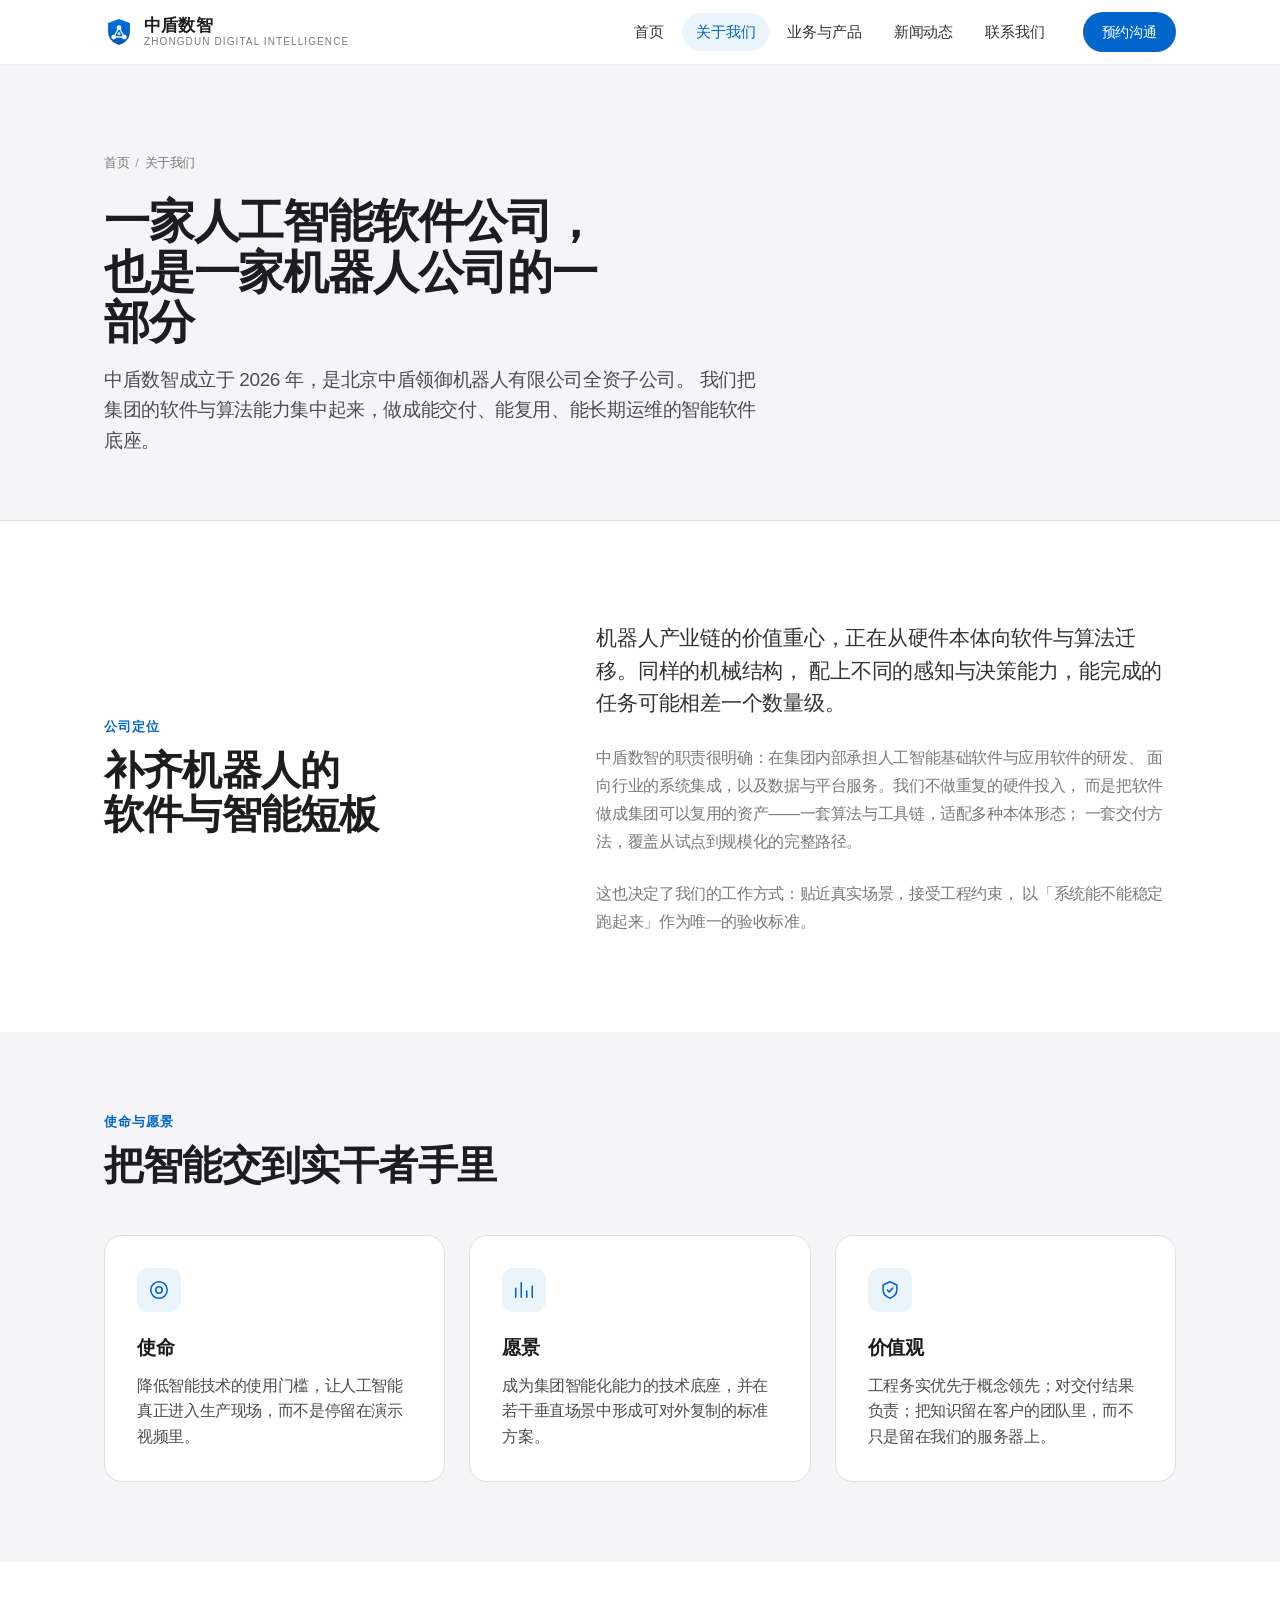
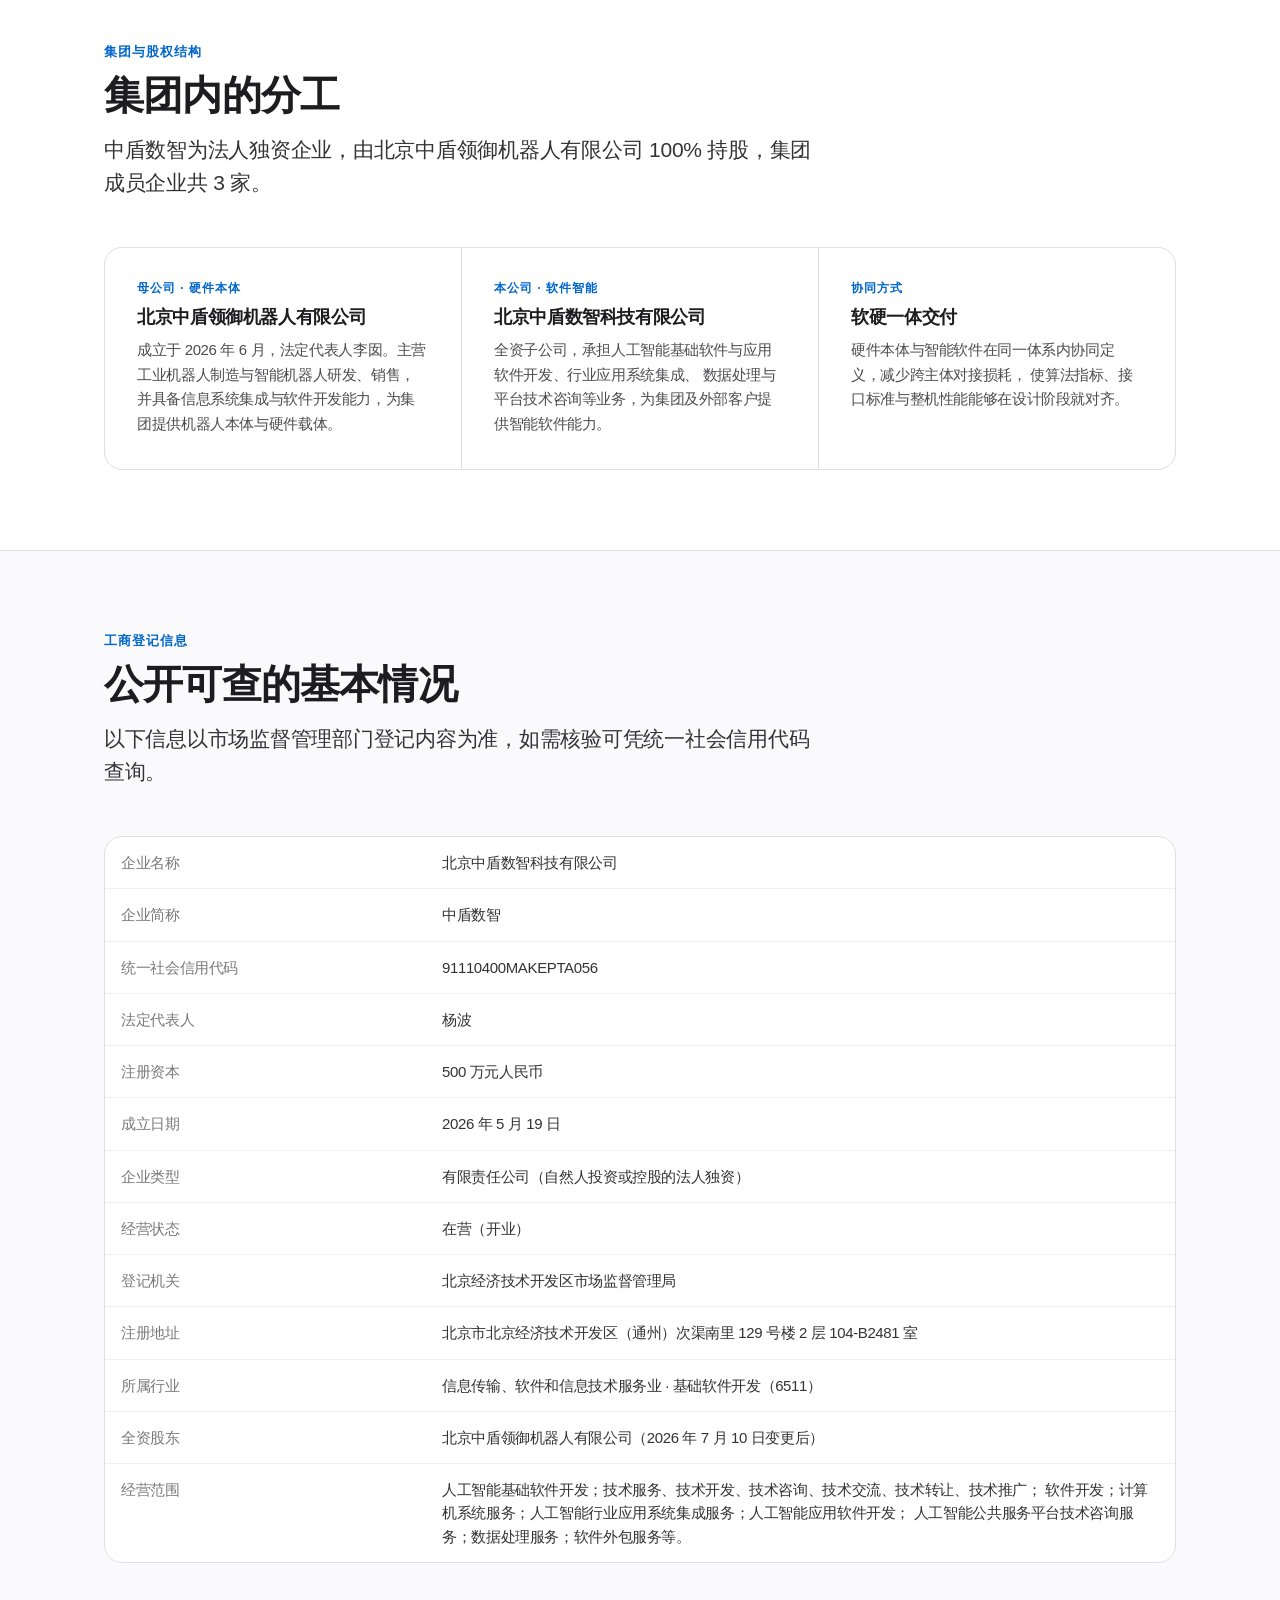
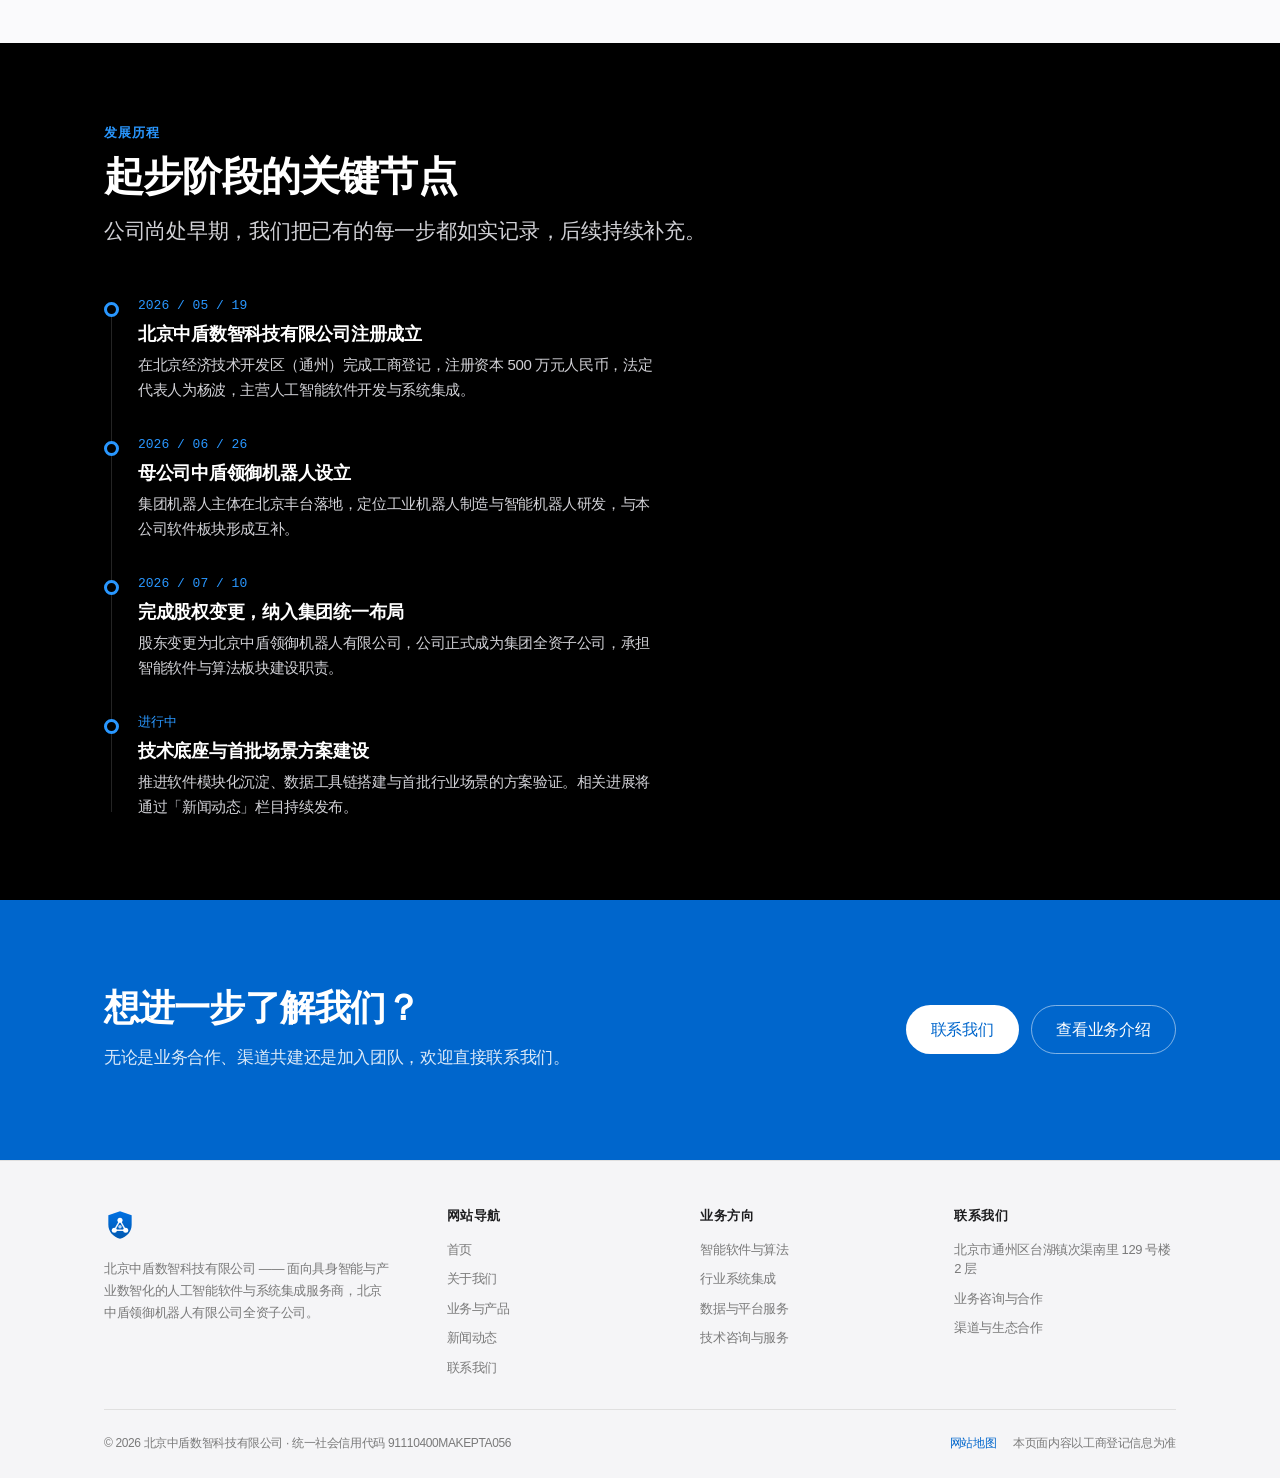
<file: about.html>
<!DOCTYPE html>
<html lang="zh-CN">
<head>
<meta charset="UTF-8">
<meta name="viewport" content="width=device-width, initial-scale=1, viewport-fit=cover">
<title>关于我们｜中盾数智</title>
<meta name="description" content="北京中盾数智科技有限公司成立于 2026 年 5 月，注册资本 500 万元，是北京中盾领御机器人有限公司全资子公司，主营人工智能软件开发、行业应用系统集成与数据服务。">
<meta name="keywords" content="中盾数智,公司简介,股东背景,中盾领御机器人,人工智能软件开发,北京通州">
<meta name="author" content="北京中盾数智科技有限公司">
<meta name="theme-color" content="#f5f5f7">
<meta name="format-detection" content="telephone=no">
<link rel="canonical" href="https://phoenix1983413.github.io/zhongdun-shuzhi/about.html">

<meta property="og:type" content="website">
<meta property="og:site_name" content="中盾数智">
<meta property="og:title" content="关于我们｜中盾数智">
<meta property="og:description" content="成立于 2026 年，中盾领御机器人全资子公司，承担集团人工智能软件与系统集成板块职责。">
<meta property="og:image" content="https://phoenix1983413.github.io/zhongdun-shuzhi/assets/img/og-cover.png">
<meta property="og:locale" content="zh_CN">
<meta name="twitter:card" content="summary_large_image">

<link rel="icon" href="assets/img/favicon-32.png" sizes="32x32">
<link rel="icon" href="assets/img/mark.svg" type="image/svg+xml">
<link rel="apple-touch-icon" href="assets/img/apple-touch-icon.png">
<link rel="stylesheet" href="assets/css/site.css">

<script type="application/ld+json">
{
  "@context": "https://schema.org",
  "@type": "AboutPage",
  "name": "关于我们｜中盾数智",
  "url": "https://phoenix1983413.github.io/zhongdun-shuzhi/about.html",
  "mainEntity": { "@id": "https://phoenix1983413.github.io/zhongdun-shuzhi/#organization" }
}
</script>
</head>
<body>

<a class="skip-link" href="#main">跳到主要内容</a>

<header class="nav">
  <div class="wrap nav__inner">
    <a class="nav__brand" href="index.html" aria-label="中盾数智 首页">
      <img src="assets/img/mark.svg" alt="" width="30" height="30">
      <span class="nav__brand-text">
        <span class="nav__brand-cn">中盾数智</span>
        <span class="nav__brand-en">Zhongdun Digital Intelligence</span>
      </span>
    </a>
    <ul class="nav__links">
      <li><a href="index.html">首页</a></li>
      <li><a href="about.html" aria-current="page">关于我们</a></li>
      <li><a href="business.html">业务与产品</a></li>
      <li><a href="news.html">新闻动态</a></li>
      <li><a href="contact.html">联系我们</a></li>
    </ul>
    <a class="btn btn--primary btn--sm nav__cta" href="contact.html">预约沟通</a>
    <button class="nav__toggle" type="button" aria-expanded="false" aria-controls="navDrawer" aria-label="打开导航菜单"><span></span></button>
  </div>
  <div class="nav__drawer" id="navDrawer">
    <ul>
      <li><a href="index.html">首页</a></li>
      <li><a href="about.html" aria-current="page">关于我们</a></li>
      <li><a href="business.html">业务与产品</a></li>
      <li><a href="news.html">新闻动态</a></li>
      <li><a href="contact.html">联系我们</a></li>
    </ul>
    <a class="btn btn--primary" href="contact.html">预约沟通</a>
  </div>
</header>

<main id="main">

  <section class="page-hero">
    <div class="wrap">
      <nav class="crumbs" aria-label="面包屑导航">
        <ol>
          <li><a href="index.html">首页</a></li>
          <li aria-current="page">关于我们</li>
        </ol>
      </nav>
      <h1 class="mt-lg">一家人工智能软件公司，<br>也是一家机器人公司的一部分</h1>
      <p class="page-hero__sub">
        中盾数智成立于 2026 年，是北京中盾领御机器人有限公司全资子公司。
        我们把集团的软件与算法能力集中起来，做成能交付、能复用、能长期运维的智能软件底座。
      </p>
    </div>
  </section>

  <!-- ==================== 定位 ==================== -->
  <section class="section">
    <div class="wrap">
      <div class="split split--narrow-left">
        <div class="reveal">
          <span class="eyebrow">公司定位</span>
          <h2 class="h-lg">补齐机器人的<br>软件与智能短板</h2>
        </div>
        <div class="reveal">
          <p class="lead">
            机器人产业链的价值重心，正在从硬件本体向软件与算法迁移。同样的机械结构，
            配上不同的感知与决策能力，能完成的任务可能相差一个数量级。
          </p>
          <p class="mt-lg muted" style="font-size:16px;line-height:1.75">
            中盾数智的职责很明确：在集团内部承担人工智能基础软件与应用软件的研发、
            面向行业的系统集成，以及数据与平台服务。我们不做重复的硬件投入，
            而是把软件做成集团可以复用的资产——一套算法与工具链，适配多种本体形态；
            一套交付方法，覆盖从试点到规模化的完整路径。
          </p>
          <p class="mt-lg muted" style="font-size:16px;line-height:1.75">
            这也决定了我们的工作方式：贴近真实场景，接受工程约束，
            以「系统能不能稳定跑起来」作为唯一的验收标准。
          </p>
        </div>
      </div>
    </div>
  </section>

  <!-- ==================== 使命愿景 ==================== -->
  <section class="section section--parchment">
    <div class="wrap">
      <div class="section-head reveal">
        <span class="eyebrow">使命与愿景</span>
        <h2 class="h-lg">把智能交到实干者手里</h2>
      </div>
      <div class="grid grid--3">
        <article class="card reveal">
          <div class="card__icon" aria-hidden="true">
            <svg viewBox="0 0 24 24" fill="none" stroke="currentColor" stroke-width="1.7" stroke-linecap="round" stroke-linejoin="round">
              <circle cx="12" cy="12" r="9"/><circle cx="12" cy="12" r="3.5"/>
            </svg>
          </div>
          <h3 class="h-sm">使命</h3>
          <p>降低智能技术的使用门槛，让人工智能真正进入生产现场，而不是停留在演示视频里。</p>
        </article>
        <article class="card reveal">
          <div class="card__icon" aria-hidden="true">
            <svg viewBox="0 0 24 24" fill="none" stroke="currentColor" stroke-width="1.7" stroke-linecap="round" stroke-linejoin="round">
              <path d="M3 20V10M9 20V4M15 20v-7M21 20V8"/>
            </svg>
          </div>
          <h3 class="h-sm">愿景</h3>
          <p>成为集团智能化能力的技术底座，并在若干垂直场景中形成可对外复制的标准方案。</p>
        </article>
        <article class="card reveal">
          <div class="card__icon" aria-hidden="true">
            <svg viewBox="0 0 24 24" fill="none" stroke="currentColor" stroke-width="1.7" stroke-linecap="round" stroke-linejoin="round">
              <path d="M12 3l7.5 3.5v5c0 4.6-3.1 8.1-7.5 9.5-4.4-1.4-7.5-4.9-7.5-9.5v-5L12 3z"/>
              <path d="M9 12l2 2 4-4"/>
            </svg>
          </div>
          <h3 class="h-sm">价值观</h3>
          <p>工程务实优先于概念领先；对交付结果负责；把知识留在客户的团队里，而不只是留在我们的服务器上。</p>
        </article>
      </div>
    </div>
  </section>

  <!-- ==================== 集团与股权 ==================== -->
  <section class="section">
    <div class="wrap">
      <div class="section-head reveal">
        <span class="eyebrow">集团与股权结构</span>
        <h2 class="h-lg">集团内的分工</h2>
        <p class="lead">中盾数智为法人独资企业，由北京中盾领御机器人有限公司 100% 持股，集团成员企业共 3 家。</p>
      </div>

      <div class="partners reveal">
        <div class="partner">
          <div class="partner__role">母公司 · 硬件本体</div>
          <h3>北京中盾领御机器人有限公司</h3>
          <p>
            成立于 2026 年 6 月，法定代表人李囡。主营工业机器人制造与智能机器人研发、销售，
            并具备信息系统集成与软件开发能力，为集团提供机器人本体与硬件载体。
          </p>
        </div>
        <div class="partner">
          <div class="partner__role">本公司 · 软件智能</div>
          <h3>北京中盾数智科技有限公司</h3>
          <p>
            全资子公司，承担人工智能基础软件与应用软件开发、行业应用系统集成、
            数据处理与平台技术咨询等业务，为集团及外部客户提供智能软件能力。
          </p>
        </div>
        <div class="partner">
          <div class="partner__role">协同方式</div>
          <h3>软硬一体交付</h3>
          <p>
            硬件本体与智能软件在同一体系内协同定义，减少跨主体对接损耗，
            使算法指标、接口标准与整机性能能够在设计阶段就对齐。
          </p>
        </div>
      </div>
    </div>
  </section>

  <!-- ==================== 工商信息 ==================== -->
  <section class="section section--pearl section--hairline-top">
    <div class="wrap">
      <div class="section-head reveal">
        <span class="eyebrow">工商登记信息</span>
        <h2 class="h-lg">公开可查的基本情况</h2>
        <p class="lead">以下信息以市场监督管理部门登记内容为准，如需核验可凭统一社会信用代码查询。</p>
      </div>

      <div class="table-shell reveal">
        <table class="spec-table">
          <caption class="sr-only">北京中盾数智科技有限公司工商登记信息</caption>
          <tbody>
            <tr><th scope="row">企业名称</th><td>北京中盾数智科技有限公司</td></tr>
            <tr><th scope="row">企业简称</th><td>中盾数智</td></tr>
            <tr><th scope="row">统一社会信用代码</th><td>91110400MAKEPTA056</td></tr>
            <tr><th scope="row">法定代表人</th><td>杨波</td></tr>
            <tr><th scope="row">注册资本</th><td>500 万元人民币</td></tr>
            <tr><th scope="row">成立日期</th><td>2026 年 5 月 19 日</td></tr>
            <tr><th scope="row">企业类型</th><td>有限责任公司（自然人投资或控股的法人独资）</td></tr>
            <tr><th scope="row">经营状态</th><td>在营（开业）</td></tr>
            <tr><th scope="row">登记机关</th><td>北京经济技术开发区市场监督管理局</td></tr>
            <tr><th scope="row">注册地址</th><td>北京市北京经济技术开发区（通州）次渠南里 129 号楼 2 层 104-B2481 室</td></tr>
            <tr><th scope="row">所属行业</th><td>信息传输、软件和信息技术服务业 · 基础软件开发（6511）</td></tr>
            <tr><th scope="row">全资股东</th><td>北京中盾领御机器人有限公司（2026 年 7 月 10 日变更后）</td></tr>
            <tr>
              <th scope="row">经营范围</th>
              <td>
                人工智能基础软件开发；技术服务、技术开发、技术咨询、技术交流、技术转让、技术推广；
                软件开发；计算机系统服务；人工智能行业应用系统集成服务；人工智能应用软件开发；
                人工智能公共服务平台技术咨询服务；数据处理服务；软件外包服务等。
              </td>
            </tr>
          </tbody>
        </table>
      </div>
    </div>
  </section>

  <!-- ==================== 发展历程 ==================== -->
  <section class="section section--dark">
    <div class="wrap">
      <div class="section-head reveal">
        <span class="eyebrow">发展历程</span>
        <h2 class="h-lg">起步阶段的关键节点</h2>
        <p class="lead">公司尚处早期，我们把已有的每一步都如实记录，后续持续补充。</p>
      </div>

      <ol class="timeline reveal">
        <li>
          <span class="timeline__date">2026 / 05 / 19</span>
          <div class="timeline__title">北京中盾数智科技有限公司注册成立</div>
          <p>在北京经济技术开发区（通州）完成工商登记，注册资本 500 万元人民币，法定代表人为杨波，主营人工智能软件开发与系统集成。</p>
        </li>
        <li>
          <span class="timeline__date">2026 / 06 / 26</span>
          <div class="timeline__title">母公司中盾领御机器人设立</div>
          <p>集团机器人主体在北京丰台落地，定位工业机器人制造与智能机器人研发，与本公司软件板块形成互补。</p>
        </li>
        <li>
          <span class="timeline__date">2026 / 07 / 10</span>
          <div class="timeline__title">完成股权变更，纳入集团统一布局</div>
          <p>股东变更为北京中盾领御机器人有限公司，公司正式成为集团全资子公司，承担智能软件与算法板块建设职责。</p>
        </li>
        <li>
          <span class="timeline__date">进行中</span>
          <div class="timeline__title">技术底座与首批场景方案建设</div>
          <p>推进软件模块化沉淀、数据工具链搭建与首批行业场景的方案验证。相关进展将通过「新闻动态」栏目持续发布。</p>
        </li>
      </ol>
    </div>
  </section>

  <!-- ==================== 联系入口 ==================== -->
  <section class="cta">
    <div class="wrap cta__inner">
      <div>
        <h2>想进一步了解我们？</h2>
        <p>无论是业务合作、渠道共建还是加入团队，欢迎直接联系我们。</p>
      </div>
      <div class="btn-row" style="margin-top:0">
        <a class="btn btn--primary" href="contact.html">联系我们</a>
        <a class="btn btn--ghost" href="business.html">查看业务介绍</a>
      </div>
    </div>
  </section>

</main>

<footer class="footer">
  <div class="wrap">
    <div class="footer__top">
      <div class="footer__brand">
        <img src="assets/img/mark.svg" alt="中盾数智">
        <p>北京中盾数智科技有限公司 —— 面向具身智能与产业数智化的人工智能软件与系统集成服务商，北京中盾领御机器人有限公司全资子公司。</p>
      </div>
      <div>
        <h4>网站导航</h4>
        <ul>
          <li><a href="index.html">首页</a></li>
          <li><a href="about.html">关于我们</a></li>
          <li><a href="business.html">业务与产品</a></li>
          <li><a href="news.html">新闻动态</a></li>
          <li><a href="contact.html">联系我们</a></li>
        </ul>
      </div>
      <div>
        <h4>业务方向</h4>
        <ul>
          <li><a href="business.html#software">智能软件与算法</a></li>
          <li><a href="business.html#integration">行业系统集成</a></li>
          <li><a href="business.html#data">数据与平台服务</a></li>
          <li><a href="business.html#consulting">技术咨询与服务</a></li>
        </ul>
      </div>
      <div>
        <h4>联系我们</h4>
        <ul>
          <li>北京市通州区台湖镇次渠南里 129 号楼 2 层</li>
          <li><a href="contact.html">业务咨询与合作</a></li>
          <li><a href="contact.html">渠道与生态合作</a></li>
        </ul>
      </div>
    </div>
    <div class="footer__bottom">
      <p>© <span data-year>2026</span> 北京中盾数智科技有限公司 · 统一社会信用代码 91110400MAKEPTA056</p>
      <div class="footer__legal">
        <a href="sitemap.xml">网站地图</a>
        <span>本页面内容以工商登记信息为准</span>
      </div>
    </div>
  </div>
</footer>

<script src="assets/js/site.js" defer></script>
</body>
</html>
</file>
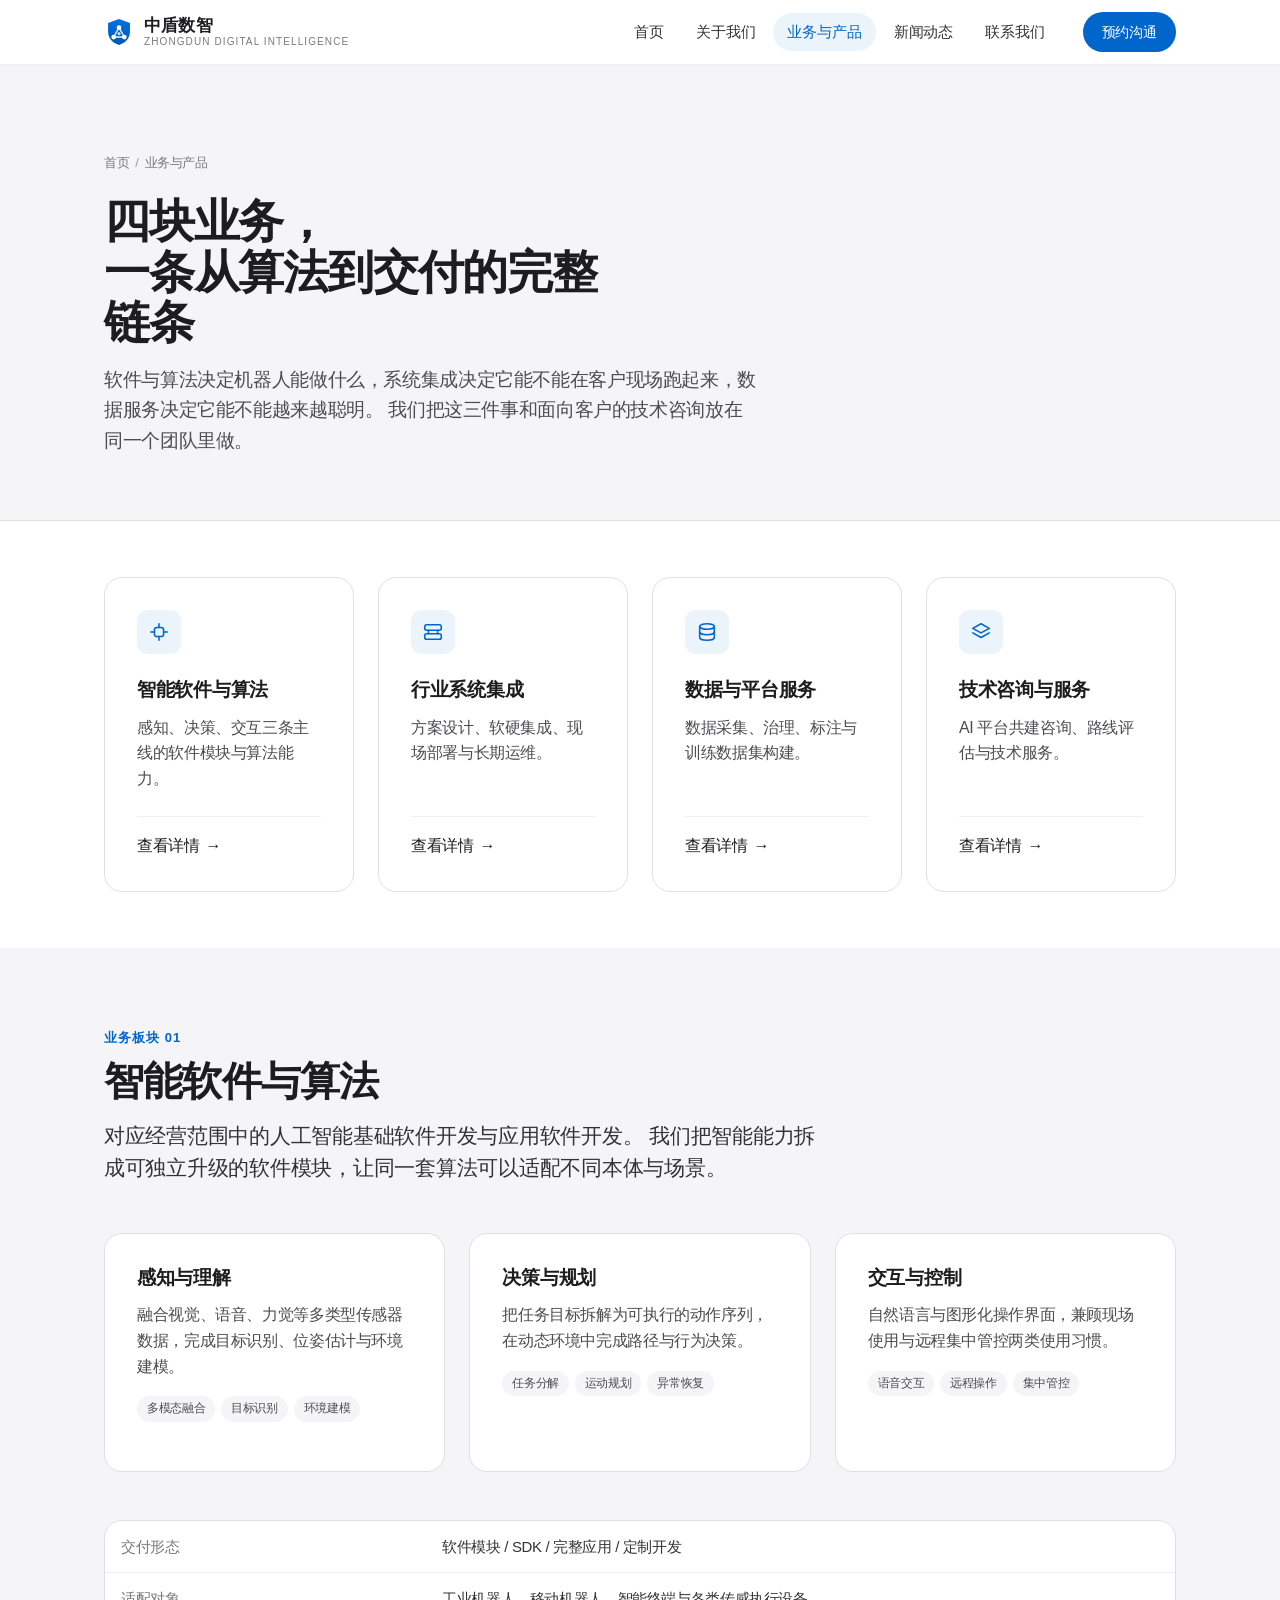
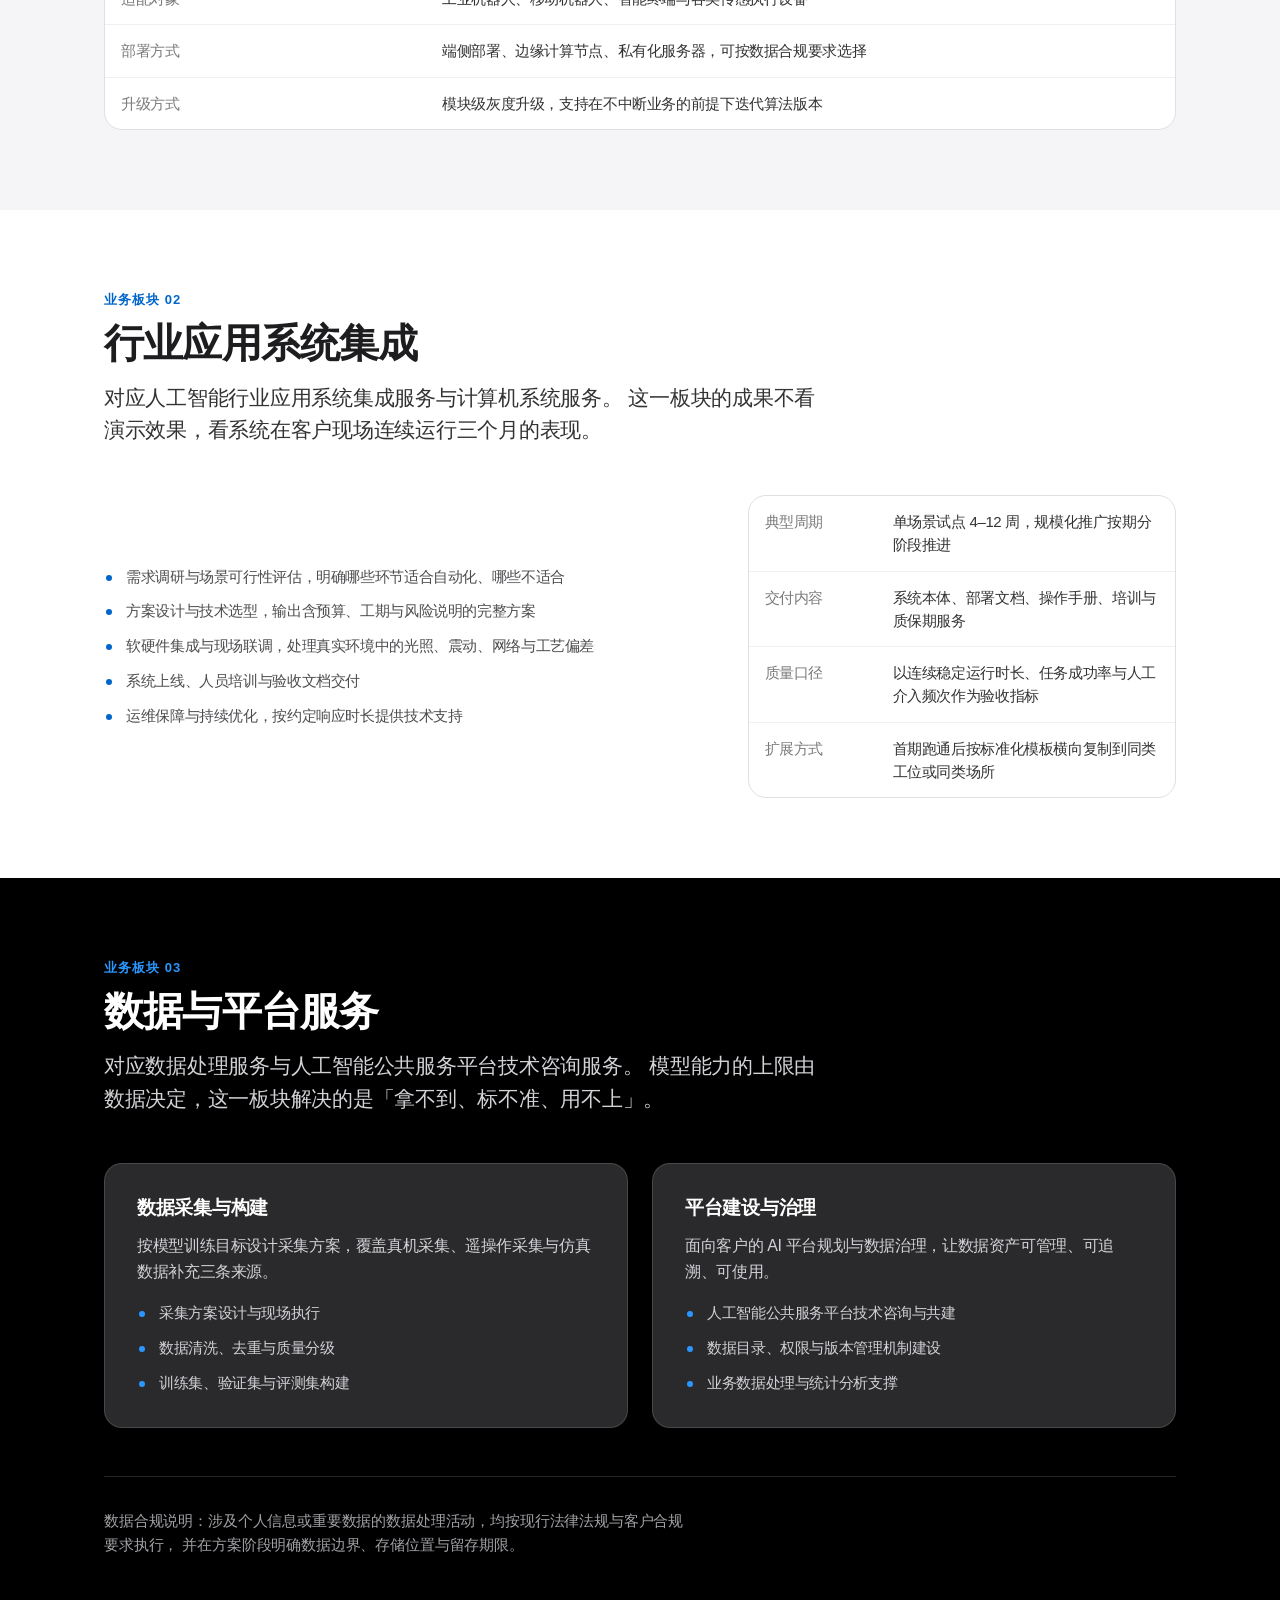
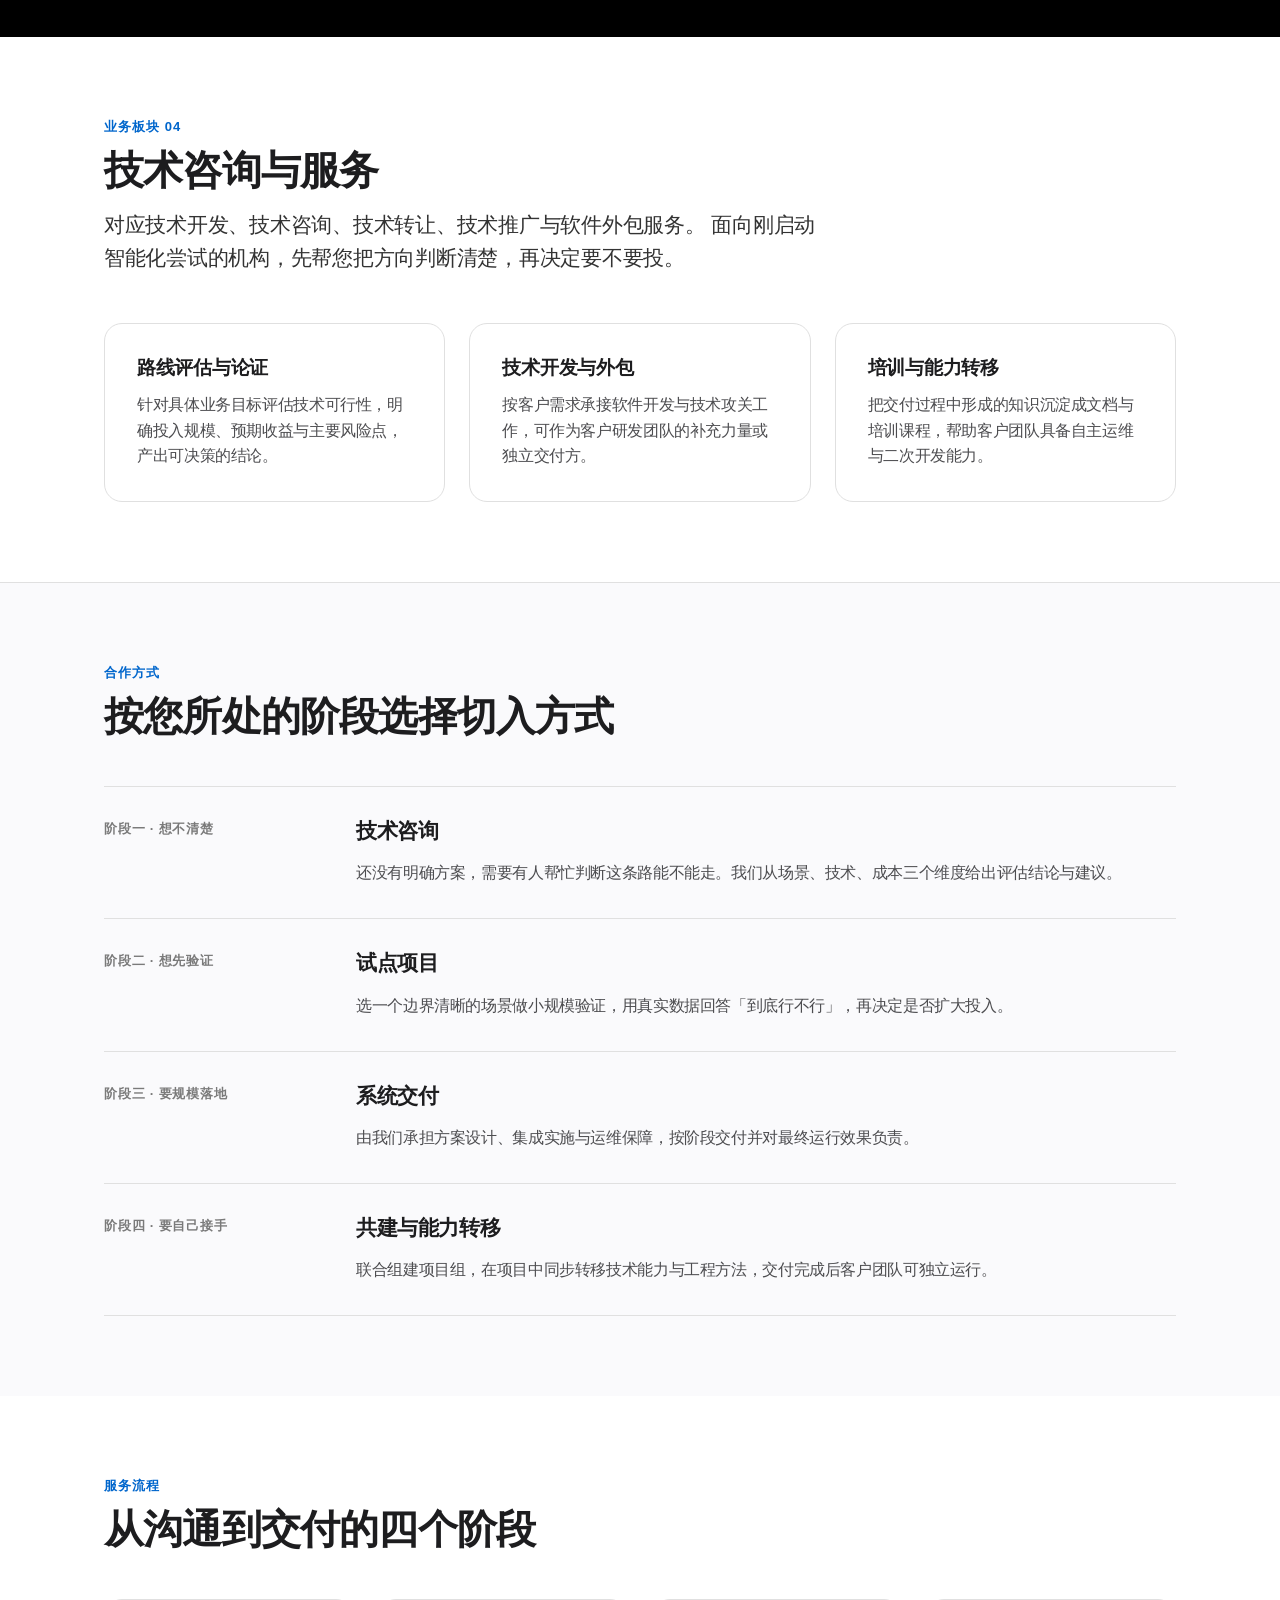
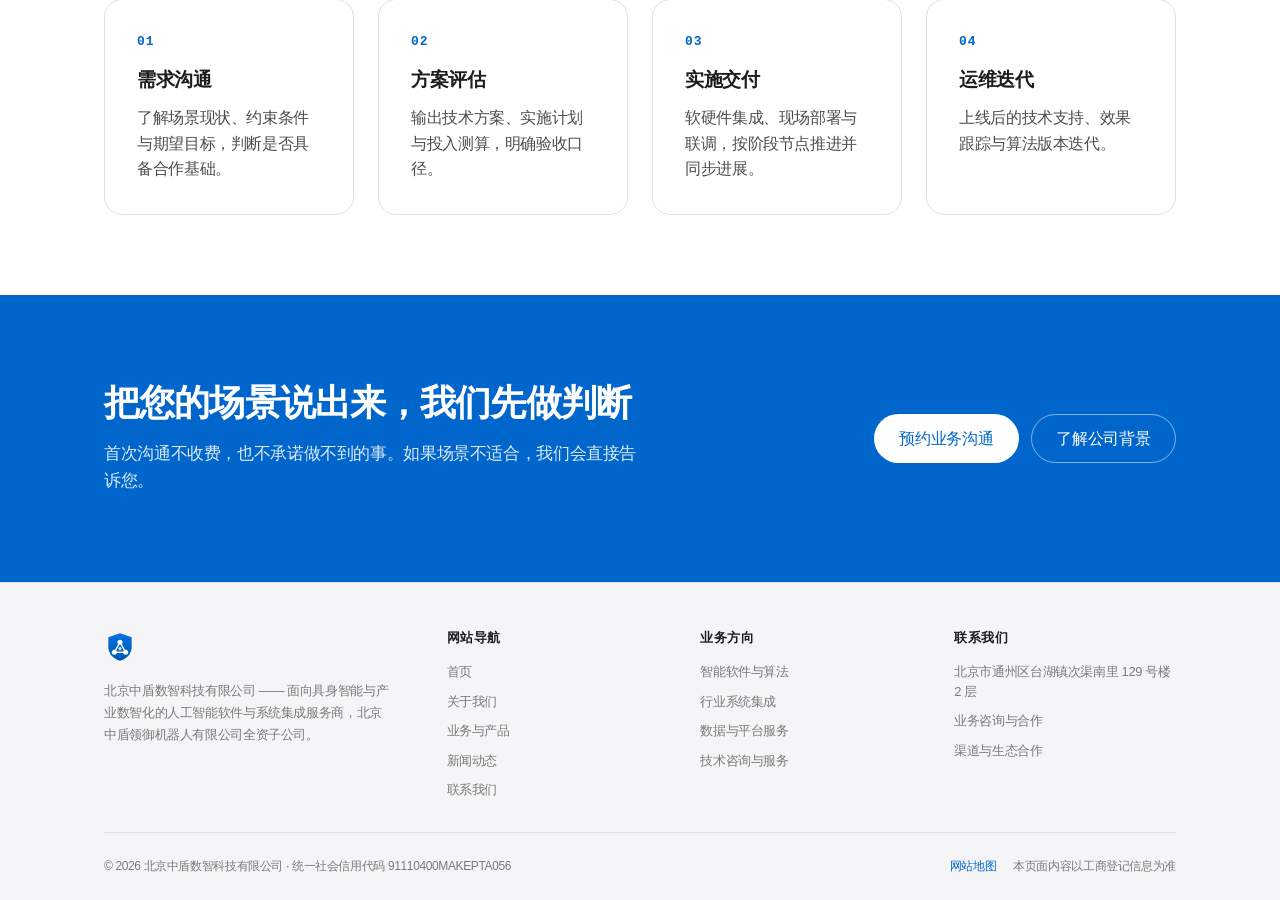
<file: business.html>
<!DOCTYPE html>
<html lang="zh-CN">
<head>
<meta charset="UTF-8">
<meta name="viewport" content="width=device-width, initial-scale=1, viewport-fit=cover">
<title>业务与产品｜中盾数智</title>
<meta name="description" content="中盾数智提供人工智能软件与算法开发、行业应用系统集成、数据采集治理与处理、AI 平台建设咨询四大业务，覆盖从算法到交付的完整链条。">
<meta name="keywords" content="人工智能软件开发,具身智能系统集成,机器人软件,数据标注,数据服务,AI平台咨询,软件外包">
<meta name="author" content="北京中盾数智科技有限公司">
<meta name="theme-color" content="#000000">
<meta name="format-detection" content="telephone=no">
<link rel="canonical" href="https://phoenix1983413.github.io/zhongdun-shuzhi/business.html">

<meta property="og:type" content="website">
<meta property="og:site_name" content="中盾数智">
<meta property="og:title" content="业务与产品｜中盾数智">
<meta property="og:description" content="智能软件与算法 · 行业系统集成 · 数据与平台服务 · 技术咨询与服务">
<meta property="og:image" content="https://phoenix1983413.github.io/zhongdun-shuzhi/assets/img/og-cover.png">
<meta property="og:locale" content="zh_CN">
<meta name="twitter:card" content="summary_large_image">

<link rel="icon" href="assets/img/favicon-32.png" sizes="32x32">
<link rel="icon" href="assets/img/mark.svg" type="image/svg+xml">
<link rel="apple-touch-icon" href="assets/img/apple-touch-icon.png">
<link rel="stylesheet" href="assets/css/site.css">

<script type="application/ld+json">
{
  "@context": "https://schema.org",
  "@type": "ItemPage",
  "name": "业务与产品｜中盾数智",
  "url": "https://phoenix1983413.github.io/zhongdun-shuzhi/business.html",
  "about": { "@id": "https://phoenix1983413.github.io/zhongdun-shuzhi/#organization" }
}
</script>
</head>
<body>

<a class="skip-link" href="#main">跳到主要内容</a>

<header class="nav">
  <div class="wrap nav__inner">
    <a class="nav__brand" href="index.html" aria-label="中盾数智 首页">
      <img src="assets/img/mark.svg" alt="" width="30" height="30">
      <span class="nav__brand-text">
        <span class="nav__brand-cn">中盾数智</span>
        <span class="nav__brand-en">Zhongdun Digital Intelligence</span>
      </span>
    </a>
    <ul class="nav__links">
      <li><a href="index.html">首页</a></li>
      <li><a href="about.html">关于我们</a></li>
      <li><a href="business.html" aria-current="page">业务与产品</a></li>
      <li><a href="news.html">新闻动态</a></li>
      <li><a href="contact.html">联系我们</a></li>
    </ul>
    <a class="btn btn--primary btn--sm nav__cta" href="contact.html">预约沟通</a>
    <button class="nav__toggle" type="button" aria-expanded="false" aria-controls="navDrawer" aria-label="打开导航菜单"><span></span></button>
  </div>
  <div class="nav__drawer" id="navDrawer">
    <ul>
      <li><a href="index.html">首页</a></li>
      <li><a href="about.html">关于我们</a></li>
      <li><a href="business.html" aria-current="page">业务与产品</a></li>
      <li><a href="news.html">新闻动态</a></li>
      <li><a href="contact.html">联系我们</a></li>
    </ul>
    <a class="btn btn--primary" href="contact.html">预约沟通</a>
  </div>
</header>

<main id="main">

  <section class="page-hero">
    <div class="wrap">
      <nav class="crumbs" aria-label="面包屑导航">
        <ol>
          <li><a href="index.html">首页</a></li>
          <li aria-current="page">业务与产品</li>
        </ol>
      </nav>
      <h1 class="mt-lg">四块业务，<br>一条从算法到交付的完整链条</h1>
      <p class="page-hero__sub">
        软件与算法决定机器人能做什么，系统集成决定它能不能在客户现场跑起来，数据服务决定它能不能越来越聪明。
        我们把这三件事和面向客户的技术咨询放在同一个团队里做。
      </p>
    </div>
  </section>

  <!-- ==================== 业务总览 ==================== -->
  <section class="section section--tight">
    <div class="wrap">
      <div class="grid grid--4">
        <a class="card card--link reveal" href="#software">
          <div class="card__icon" aria-hidden="true">
            <svg viewBox="0 0 24 24" fill="none" stroke="currentColor" stroke-width="1.7" stroke-linecap="round" stroke-linejoin="round">
              <rect x="7" y="7" width="10" height="10" rx="2.5"/><path d="M12 3v4M12 17v4M3 12h4M17 12h4"/>
            </svg>
          </div>
          <h3 class="h-sm">智能软件与算法</h3>
          <p>感知、决策、交互三条主线的软件模块与算法能力。</p>
          <div class="card__foot"><span class="text-link">查看详情</span></div>
        </a>

        <a class="card card--link reveal" href="#integration">
          <div class="card__icon" aria-hidden="true">
            <svg viewBox="0 0 24 24" fill="none" stroke="currentColor" stroke-width="1.7" stroke-linecap="round" stroke-linejoin="round">
              <rect x="3" y="4" width="18" height="6" rx="2"/><rect x="3" y="14" width="18" height="6" rx="2"/><path d="M7 10v4M17 10v4"/>
            </svg>
          </div>
          <h3 class="h-sm">行业系统集成</h3>
          <p>方案设计、软硬集成、现场部署与长期运维。</p>
          <div class="card__foot"><span class="text-link">查看详情</span></div>
        </a>

        <a class="card card--link reveal" href="#data">
          <div class="card__icon" aria-hidden="true">
            <svg viewBox="0 0 24 24" fill="none" stroke="currentColor" stroke-width="1.7" stroke-linecap="round" stroke-linejoin="round">
              <ellipse cx="12" cy="6" rx="8" ry="3"/><path d="M4 6v6c0 1.66 3.58 3 8 3s8-1.34 8-3V6"/><path d="M4 12v6c0 1.66 3.58 3 8 3s8-1.34 8-3v-6"/>
            </svg>
          </div>
          <h3 class="h-sm">数据与平台服务</h3>
          <p>数据采集、治理、标注与训练数据集构建。</p>
          <div class="card__foot"><span class="text-link">查看详情</span></div>
        </a>

        <a class="card card--link reveal" href="#consulting">
          <div class="card__icon" aria-hidden="true">
            <svg viewBox="0 0 24 24" fill="none" stroke="currentColor" stroke-width="1.7" stroke-linecap="round" stroke-linejoin="round">
              <path d="M12 3l9 5-9 5-9-5 9-5z"/><path d="M3 13l9 5 9-5"/>
            </svg>
          </div>
          <h3 class="h-sm">技术咨询与服务</h3>
          <p>AI 平台共建咨询、路线评估与技术服务。</p>
          <div class="card__foot"><span class="text-link">查看详情</span></div>
        </a>
      </div>
    </div>
  </section>

  <!-- ==================== 板块一：智能软件与算法 ==================== -->
  <section class="section section--parchment" id="software">
    <div class="wrap">
      <div class="section-head reveal">
        <span class="eyebrow">业务板块 01</span>
        <h2 class="h-lg">智能软件与算法</h2>
        <p class="lead">
          对应经营范围中的人工智能基础软件开发与应用软件开发。
          我们把智能能力拆成可独立升级的软件模块，让同一套算法可以适配不同本体与场景。
        </p>
      </div>

      <div class="grid grid--3">
        <article class="card reveal">
          <h3 class="h-sm">感知与理解</h3>
          <p>融合视觉、语音、力觉等多类型传感器数据，完成目标识别、位姿估计与环境建模。</p>
          <ul class="card__tags">
            <li>多模态融合</li><li>目标识别</li><li>环境建模</li>
          </ul>
        </article>
        <article class="card reveal">
          <h3 class="h-sm">决策与规划</h3>
          <p>把任务目标拆解为可执行的动作序列，在动态环境中完成路径与行为决策。</p>
          <ul class="card__tags">
            <li>任务分解</li><li>运动规划</li><li>异常恢复</li>
          </ul>
        </article>
        <article class="card reveal">
          <h3 class="h-sm">交互与控制</h3>
          <p>自然语言与图形化操作界面，兼顾现场使用与远程集中管控两类使用习惯。</p>
          <ul class="card__tags">
            <li>语音交互</li><li>远程操作</li><li>集中管控</li>
          </ul>
        </article>
      </div>

      <div class="mt-xxl reveal">
        <div class="table-shell">
          <table class="spec-table">
            <caption class="sr-only">智能软件与算法板块的交付形态与适配说明</caption>
            <tbody>
              <tr><th scope="row">交付形态</th><td>软件模块 / SDK / 完整应用 / 定制开发</td></tr>
              <tr><th scope="row">适配对象</th><td>工业机器人、移动机器人、智能终端与各类传感执行设备</td></tr>
              <tr><th scope="row">部署方式</th><td>端侧部署、边缘计算节点、私有化服务器，可按数据合规要求选择</td></tr>
              <tr><th scope="row">升级方式</th><td>模块级灰度升级，支持在不中断业务的前提下迭代算法版本</td></tr>
            </tbody>
          </table>
        </div>
      </div>
    </div>
  </section>

  <!-- ==================== 板块二：行业系统集成 ==================== -->
  <section class="section" id="integration">
    <div class="wrap">
      <div class="section-head reveal">
        <span class="eyebrow">业务板块 02</span>
        <h2 class="h-lg">行业应用系统集成</h2>
        <p class="lead">
          对应人工智能行业应用系统集成服务与计算机系统服务。
          这一板块的成果不看演示效果，看系统在客户现场连续运行三个月的表现。
        </p>
      </div>

      <div class="split split--narrow-right">
        <div class="reveal">
          <ul class="bullets" style="margin-top:0">
            <li>需求调研与场景可行性评估，明确哪些环节适合自动化、哪些不适合</li>
            <li>方案设计与技术选型，输出含预算、工期与风险说明的完整方案</li>
            <li>软硬件集成与现场联调，处理真实环境中的光照、震动、网络与工艺偏差</li>
            <li>系统上线、人员培训与验收文档交付</li>
            <li>运维保障与持续优化，按约定响应时长提供技术支持</li>
          </ul>
        </div>
        <div class="reveal">
          <div class="table-shell">
            <table class="spec-table">
              <caption class="sr-only">系统集成交付说明</caption>
              <tbody>
                <tr><th scope="row">典型周期</th><td>单场景试点 4–12 周，规模化推广按期分阶段推进</td></tr>
                <tr><th scope="row">交付内容</th><td>系统本体、部署文档、操作手册、培训与质保期服务</td></tr>
                <tr><th scope="row">质量口径</th><td>以连续稳定运行时长、任务成功率与人工介入频次作为验收指标</td></tr>
                <tr><th scope="row">扩展方式</th><td>首期跑通后按标准化模板横向复制到同类工位或同类场所</td></tr>
              </tbody>
            </table>
          </div>
        </div>
      </div>
    </div>
  </section>

  <!-- ==================== 板块三：数据与平台服务 ==================== -->
  <section class="section section--dark" id="data">
    <div class="wrap">
      <div class="section-head reveal">
        <span class="eyebrow">业务板块 03</span>
        <h2 class="h-lg">数据与平台服务</h2>
        <p class="lead">
          对应数据处理服务与人工智能公共服务平台技术咨询服务。
          模型能力的上限由数据决定，这一板块解决的是「拿不到、标不准、用不上」。
        </p>
      </div>

      <div class="grid grid--2">
        <article class="card reveal">
          <h3 class="h-sm">数据采集与构建</h3>
          <p>按模型训练目标设计采集方案，覆盖真机采集、遥操作采集与仿真数据补充三条来源。</p>
          <ul class="bullets">
            <li>采集方案设计与现场执行</li>
            <li>数据清洗、去重与质量分级</li>
            <li>训练集、验证集与评测集构建</li>
          </ul>
        </article>
        <article class="card reveal">
          <h3 class="h-sm">平台建设与治理</h3>
          <p>面向客户的 AI 平台规划与数据治理，让数据资产可管理、可追溯、可使用。</p>
          <ul class="bullets">
            <li>人工智能公共服务平台技术咨询与共建</li>
            <li>数据目录、权限与版本管理机制建设</li>
            <li>业务数据处理与统计分析支撑</li>
          </ul>
        </article>
      </div>

      <div class="mt-xxl reveal" style="padding-top:var(--sp-xl);border-top:1px solid var(--hairline-dark)">
        <p class="muted body-sm" style="max-width:70ch;margin:0">
          数据合规说明：涉及个人信息或重要数据的数据处理活动，均按现行法律法规与客户合规要求执行，
          并在方案阶段明确数据边界、存储位置与留存期限。
        </p>
      </div>
    </div>
  </section>

  <!-- ==================== 板块四：技术咨询与服务 ==================== -->
  <section class="section" id="consulting">
    <div class="wrap">
      <div class="section-head reveal">
        <span class="eyebrow">业务板块 04</span>
        <h2 class="h-lg">技术咨询与服务</h2>
        <p class="lead">
          对应技术开发、技术咨询、技术转让、技术推广与软件外包服务。
          面向刚启动智能化尝试的机构，先帮您把方向判断清楚，再决定要不要投。
        </p>
      </div>

      <div class="grid grid--3">
        <article class="card reveal">
          <h3 class="h-sm">路线评估与论证</h3>
          <p>针对具体业务目标评估技术可行性，明确投入规模、预期收益与主要风险点，产出可决策的结论。</p>
        </article>
        <article class="card reveal">
          <h3 class="h-sm">技术开发与外包</h3>
          <p>按客户需求承接软件开发与技术攻关工作，可作为客户研发团队的补充力量或独立交付方。</p>
        </article>
        <article class="card reveal">
          <h3 class="h-sm">培训与能力转移</h3>
          <p>把交付过程中形成的知识沉淀成文档与培训课程，帮助客户团队具备自主运维与二次开发能力。</p>
        </article>
      </div>
    </div>
  </section>

  <!-- ==================== 合作方式 ==================== -->
  <section class="section section--pearl section--hairline-top">
    <div class="wrap">
      <div class="section-head reveal">
        <span class="eyebrow">合作方式</span>
        <h2 class="h-lg">按您所处的阶段选择切入方式</h2>
      </div>

      <div class="cap-row reveal">
        <div class="cap-row__label">阶段一 · 想不清楚</div>
        <div class="cap-row__body">
          <h3>技术咨询</h3>
          <p>还没有明确方案，需要有人帮忙判断这条路能不能走。我们从场景、技术、成本三个维度给出评估结论与建议。</p>
        </div>
      </div>
      <div class="cap-row reveal">
        <div class="cap-row__label">阶段二 · 想先验证</div>
        <div class="cap-row__body">
          <h3>试点项目</h3>
          <p>选一个边界清晰的场景做小规模验证，用真实数据回答「到底行不行」，再决定是否扩大投入。</p>
        </div>
      </div>
      <div class="cap-row reveal">
        <div class="cap-row__label">阶段三 · 要规模落地</div>
        <div class="cap-row__body">
          <h3>系统交付</h3>
          <p>由我们承担方案设计、集成实施与运维保障，按阶段交付并对最终运行效果负责。</p>
        </div>
      </div>
      <div class="cap-row reveal">
        <div class="cap-row__label">阶段四 · 要自己接手</div>
        <div class="cap-row__body">
          <h3>共建与能力转移</h3>
          <p>联合组建项目组，在项目中同步转移技术能力与工程方法，交付完成后客户团队可独立运行。</p>
        </div>
      </div>
    </div>
  </section>

  <!-- ==================== 服务流程 ==================== -->
  <section class="section">
    <div class="wrap">
      <div class="section-head reveal">
        <span class="eyebrow">服务流程</span>
        <h2 class="h-lg">从沟通到交付的四个阶段</h2>
      </div>

      <div class="grid grid--4">
        <article class="card reveal">
          <span class="step-num">01</span>
          <h3 class="h-sm">需求沟通</h3>
          <p>了解场景现状、约束条件与期望目标，判断是否具备合作基础。</p>
        </article>
        <article class="card reveal">
          <span class="step-num">02</span>
          <h3 class="h-sm">方案评估</h3>
          <p>输出技术方案、实施计划与投入测算，明确验收口径。</p>
        </article>
        <article class="card reveal">
          <span class="step-num">03</span>
          <h3 class="h-sm">实施交付</h3>
          <p>软硬件集成、现场部署与联调，按阶段节点推进并同步进展。</p>
        </article>
        <article class="card reveal">
          <span class="step-num">04</span>
          <h3 class="h-sm">运维迭代</h3>
          <p>上线后的技术支持、效果跟踪与算法版本迭代。</p>
        </article>
      </div>
    </div>
  </section>

  <section class="cta">
    <div class="wrap cta__inner">
      <div>
        <h2>把您的场景说出来，我们先做判断</h2>
        <p>首次沟通不收费，也不承诺做不到的事。如果场景不适合，我们会直接告诉您。</p>
      </div>
      <div class="btn-row" style="margin-top:0">
        <a class="btn btn--primary" href="contact.html">预约业务沟通</a>
        <a class="btn btn--ghost" href="about.html">了解公司背景</a>
      </div>
    </div>
  </section>

</main>

<footer class="footer">
  <div class="wrap">
    <div class="footer__top">
      <div class="footer__brand">
        <img src="assets/img/mark.svg" alt="中盾数智">
        <p>北京中盾数智科技有限公司 —— 面向具身智能与产业数智化的人工智能软件与系统集成服务商，北京中盾领御机器人有限公司全资子公司。</p>
      </div>
      <div>
        <h4>网站导航</h4>
        <ul>
          <li><a href="index.html">首页</a></li>
          <li><a href="about.html">关于我们</a></li>
          <li><a href="business.html">业务与产品</a></li>
          <li><a href="news.html">新闻动态</a></li>
          <li><a href="contact.html">联系我们</a></li>
        </ul>
      </div>
      <div>
        <h4>业务方向</h4>
        <ul>
          <li><a href="business.html#software">智能软件与算法</a></li>
          <li><a href="business.html#integration">行业系统集成</a></li>
          <li><a href="business.html#data">数据与平台服务</a></li>
          <li><a href="business.html#consulting">技术咨询与服务</a></li>
        </ul>
      </div>
      <div>
        <h4>联系我们</h4>
        <ul>
          <li>北京市通州区台湖镇次渠南里 129 号楼 2 层</li>
          <li><a href="contact.html">业务咨询与合作</a></li>
          <li><a href="contact.html">渠道与生态合作</a></li>
        </ul>
      </div>
    </div>
    <div class="footer__bottom">
      <p>© <span data-year>2026</span> 北京中盾数智科技有限公司 · 统一社会信用代码 91110400MAKEPTA056</p>
      <div class="footer__legal">
        <a href="sitemap.xml">网站地图</a>
        <span>本页面内容以工商登记信息为准</span>
      </div>
    </div>
  </div>
</footer>

<script src="assets/js/site.js" defer></script>
</body>
</html>
</file>
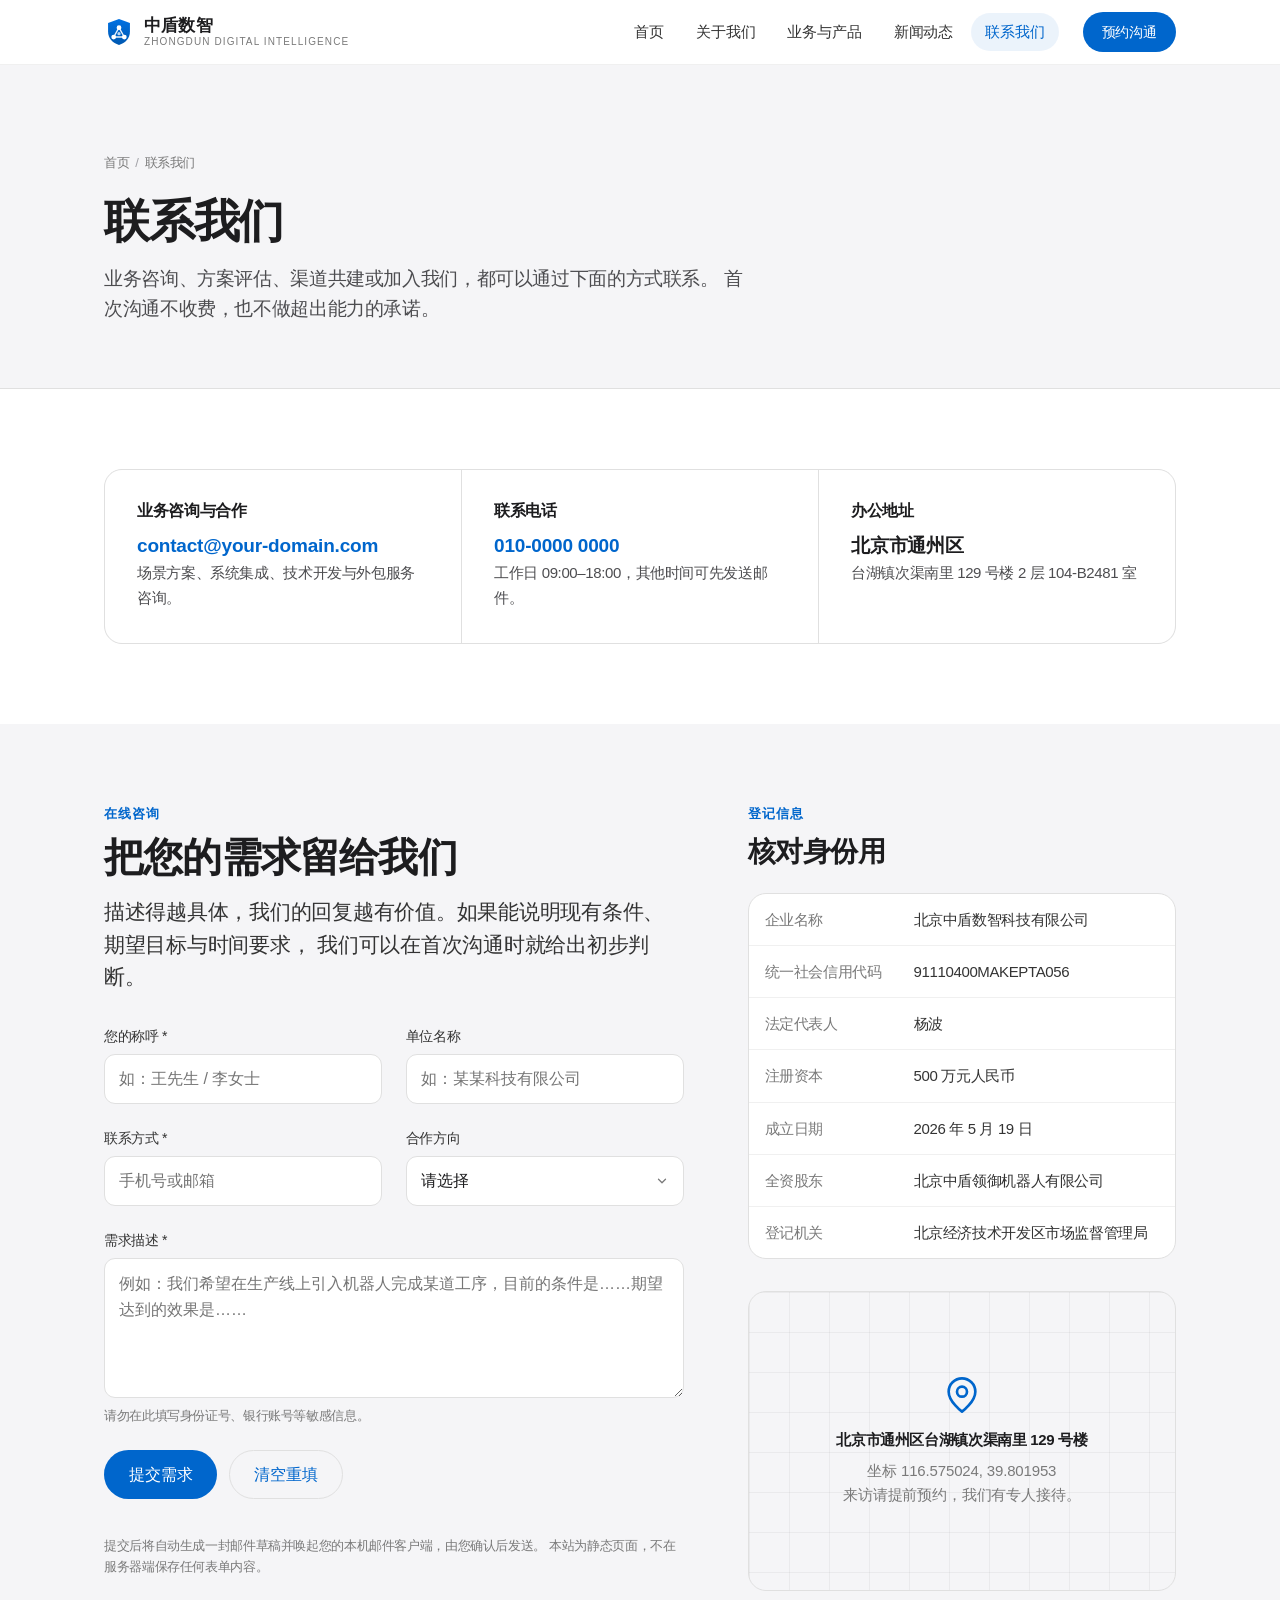
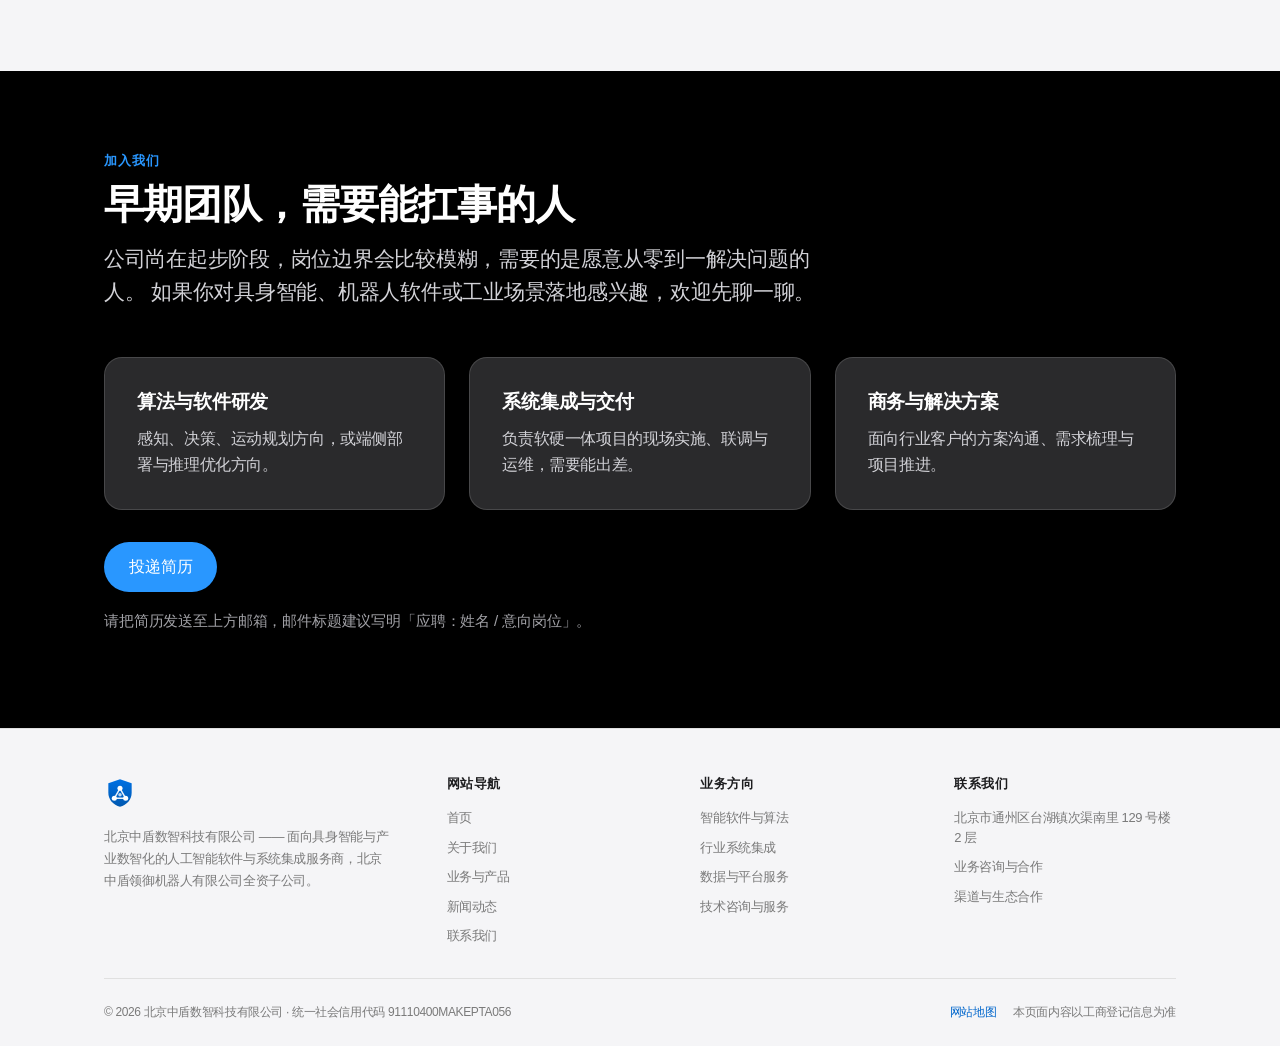
<file: contact.html>
<!DOCTYPE html>
<html lang="zh-CN">
<head>
<meta charset="UTF-8">
<meta name="viewport" content="width=device-width, initial-scale=1, viewport-fit=cover">
<title>联系我们｜中盾数智</title>
<meta name="description" content="北京中盾数智科技有限公司联系方式：注册地址北京市通州区台湖镇次渠南里 129 号楼 2 层，统一社会信用代码 91110400MAKEPTA056。欢迎业务咨询与合作洽谈。">
<meta name="keywords" content="中盾数智 联系方式,中盾数智 地址,业务咨询,合作洽谈">
<meta name="author" content="北京中盾数智科技有限公司">
<meta name="theme-color" content="#f5f5f7">
<meta name="format-detection" content="telephone=no">
<link rel="canonical" href="https://phoenix1983413.github.io/zhongdun-shuzhi/contact.html">

<meta property="og:type" content="website">
<meta property="og:site_name" content="中盾数智">
<meta property="og:title" content="联系我们｜中盾数智">
<meta property="og:description" content="业务咨询与合作洽谈，欢迎联系北京中盾数智科技有限公司。">
<meta property="og:image" content="https://phoenix1983413.github.io/zhongdun-shuzhi/assets/img/og-cover.png">
<meta property="og:locale" content="zh_CN">
<meta name="twitter:card" content="summary_large_image">

<link rel="icon" href="assets/img/favicon-32.png" sizes="32x32">
<link rel="icon" href="assets/img/mark.svg" type="image/svg+xml">
<link rel="apple-touch-icon" href="assets/img/apple-touch-icon.png">
<link rel="stylesheet" href="assets/css/site.css">

<script type="application/ld+json">
{
  "@context": "https://schema.org",
  "@type": "ContactPage",
  "name": "联系我们｜中盾数智",
  "url": "https://phoenix1983413.github.io/zhongdun-shuzhi/contact.html",
  "mainEntity": { "@id": "https://phoenix1983413.github.io/zhongdun-shuzhi/#organization" }
}
</script>
</head>
<body>

<a class="skip-link" href="#main">跳到主要内容</a>

<header class="nav">
  <div class="wrap nav__inner">
    <a class="nav__brand" href="index.html" aria-label="中盾数智 首页">
      <img src="assets/img/mark.svg" alt="" width="30" height="30">
      <span class="nav__brand-text">
        <span class="nav__brand-cn">中盾数智</span>
        <span class="nav__brand-en">Zhongdun Digital Intelligence</span>
      </span>
    </a>
    <ul class="nav__links">
      <li><a href="index.html">首页</a></li>
      <li><a href="about.html">关于我们</a></li>
      <li><a href="business.html">业务与产品</a></li>
      <li><a href="news.html">新闻动态</a></li>
      <li><a href="contact.html" aria-current="page">联系我们</a></li>
    </ul>
    <a class="btn btn--primary btn--sm nav__cta" href="#form">预约沟通</a>
    <button class="nav__toggle" type="button" aria-expanded="false" aria-controls="navDrawer" aria-label="打开导航菜单"><span></span></button>
  </div>
  <div class="nav__drawer" id="navDrawer">
    <ul>
      <li><a href="index.html">首页</a></li>
      <li><a href="about.html">关于我们</a></li>
      <li><a href="business.html">业务与产品</a></li>
      <li><a href="news.html">新闻动态</a></li>
      <li><a href="contact.html" aria-current="page">联系我们</a></li>
    </ul>
    <a class="btn btn--primary" href="#form">预约沟通</a>
  </div>
</header>

<main id="main">

  <section class="page-hero">
    <div class="wrap">
      <nav class="crumbs" aria-label="面包屑导航">
        <ol>
          <li><a href="index.html">首页</a></li>
          <li aria-current="page">联系我们</li>
        </ol>
      </nav>
      <h1 class="mt-lg">联系我们</h1>
      <p class="page-hero__sub">
        业务咨询、方案评估、渠道共建或加入我们，都可以通过下面的方式联系。
        首次沟通不收费，也不做超出能力的承诺。
      </p>
    </div>
  </section>

  <!-- ==================== 联系渠道 ==================== -->
  <section class="section">
    <div class="wrap">
      <div class="contact-grid reveal">
        <div class="contact-card">
          <h3>业务咨询与合作</h3>
          <p class="big"><!-- TODO: 替换为实际邮箱 --><a href="mailto:contact@your-domain.com">contact@your-domain.com</a></p>
          <p class="mt-sm">场景方案、系统集成、技术开发与外包服务咨询。</p>
        </div>
        <div class="contact-card">
          <h3>联系电话</h3>
          <p class="big"><!-- TODO: 替换为实际电话 --><a href="tel:+8610000000000">010-0000 0000</a></p>
          <p class="mt-sm">工作日 09:00–18:00，其他时间可先发送邮件。</p>
        </div>
        <div class="contact-card">
          <h3>办公地址</h3>
          <p class="big">北京市通州区</p>
          <p class="mt-sm">台湖镇次渠南里 129 号楼 2 层 104-B2481 室</p>
        </div>
      </div>
    </div>
  </section>

  <!-- ==================== 表单 + 信息 ==================== -->
  <section class="section section--parchment" id="form">
    <div class="wrap">
      <div class="split split--narrow-right split--top">

        <div class="reveal">
          <span class="eyebrow">在线咨询</span>
          <h2 class="h-lg">把您的需求留给我们</h2>
          <p class="lead mt-md">
            描述得越具体，我们的回复越有价值。如果能说明现有条件、期望目标与时间要求，
            我们可以在首次沟通时就给出初步判断。
          </p>

          <form class="form mt-xl" id="contactForm" data-mailto="contact@your-domain.com" novalidate>
            <div class="field field--row">
              <div class="field">
                <label for="f-name">您的称呼 <span aria-hidden="true">*</span></label>
                <input id="f-name" name="name" type="text" autocomplete="name" placeholder="如：王先生 / 李女士" required>
              </div>
              <div class="field">
                <label for="f-org">单位名称</label>
                <input id="f-org" name="org" type="text" autocomplete="organization" placeholder="如：某某科技有限公司">
              </div>
            </div>

            <div class="field field--row">
              <div class="field">
                <label for="f-contact">联系方式 <span aria-hidden="true">*</span></label>
                <input id="f-contact" name="contact" type="text" autocomplete="email" placeholder="手机号或邮箱" required>
              </div>
              <div class="field">
                <label for="f-intent">合作方向</label>
                <select id="f-intent" name="intent">
                  <option value="">请选择</option>
                  <option>智能软件与算法</option>
                  <option>行业系统集成</option>
                  <option>数据与平台服务</option>
                  <option>技术咨询与服务</option>
                  <option>渠道与生态合作</option>
                  <option>人才与招聘</option>
                  <option>媒体与内容合作</option>
                </select>
              </div>
            </div>

            <div class="field">
              <label for="f-message">需求描述 <span aria-hidden="true">*</span></label>
              <textarea id="f-message" name="message" placeholder="例如：我们希望在生产线上引入机器人完成某道工序，目前的条件是……期望达到的效果是……" required></textarea>
              <span class="hint">请勿在此填写身份证号、银行账号等敏感信息。</span>
            </div>

            <div class="form-status" id="formStatus"></div>

            <div class="btn-row" style="margin-top:0">
              <button class="btn btn--primary" type="submit">提交需求</button>
              <button class="btn btn--ghost" type="reset">清空重填</button>
            </div>

            <p class="form-note">
              提交后将自动生成一封邮件草稿并唤起您的本机邮件客户端，由您确认后发送。
              本站为静态页面，不在服务器端保存任何表单内容。
            </p>
          </form>
        </div>

        <div class="reveal">
          <span class="eyebrow">登记信息</span>
          <h2 class="h-md">核对身份用</h2>

          <div class="table-shell mt-lg">
            <table class="spec-table">
              <caption class="sr-only">企业登记信息</caption>
              <tbody>
                <tr><th scope="row">企业名称</th><td>北京中盾数智科技有限公司</td></tr>
                <tr><th scope="row">统一社会信用代码</th><td>91110400MAKEPTA056</td></tr>
                <tr><th scope="row">法定代表人</th><td>杨波</td></tr>
                <tr><th scope="row">注册资本</th><td>500 万元人民币</td></tr>
                <tr><th scope="row">成立日期</th><td>2026 年 5 月 19 日</td></tr>
                <tr><th scope="row">全资股东</th><td>北京中盾领御机器人有限公司</td></tr>
                <tr><th scope="row">登记机关</th><td>北京经济技术开发区市场监督管理局</td></tr>
              </tbody>
            </table>
          </div>

          <div class="map-shell mt-xl">
            <div class="map-shell__inner">
              <svg viewBox="0 0 24 24" fill="none" stroke="currentColor" stroke-width="1.6" stroke-linecap="round" stroke-linejoin="round" aria-hidden="true">
                <path d="M20 10c0 6-8 12-8 12s-8-6-8-12a8 8 0 1116 0z"/>
                <circle cx="12" cy="10" r="3"/>
              </svg>
              <p style="margin:0;font-size:15px;font-weight:600;color:var(--ink)">北京市通州区台湖镇次渠南里 129 号楼</p>
              <p class="muted body-sm" style="margin:8px 0 0">
                坐标 116.575024, 39.801953<br>
                来访请提前预约，我们有专人接待。
              </p>
            </div>
          </div>
        </div>

      </div>
    </div>
  </section>

  <!-- ==================== 加入我们 ==================== -->
  <section class="section section--dark">
    <div class="wrap">
      <div class="section-head reveal">
        <span class="eyebrow">加入我们</span>
        <h2 class="h-lg">早期团队，需要能扛事的人</h2>
        <p class="lead">
          公司尚在起步阶段，岗位边界会比较模糊，需要的是愿意从零到一解决问题的人。
          如果你对具身智能、机器人软件或工业场景落地感兴趣，欢迎先聊一聊。
        </p>
      </div>

      <div class="grid grid--3">
        <article class="card reveal">
          <h3 class="h-sm">算法与软件研发</h3>
          <p>感知、决策、运动规划方向，或端侧部署与推理优化方向。</p>
        </article>
        <article class="card reveal">
          <h3 class="h-sm">系统集成与交付</h3>
          <p>负责软硬一体项目的现场实施、联调与运维，需要能出差。</p>
        </article>
        <article class="card reveal">
          <h3 class="h-sm">商务与解决方案</h3>
          <p>面向行业客户的方案沟通、需求梳理与项目推进。</p>
        </article>
      </div>

      <div class="btn-row reveal">
        <a class="btn btn--primary" href="mailto:contact@your-domain.com?subject=%E5%BA%94%E8%81%98%EF%BC%9A%E5%A7%93%E5%90%8D%20%2F%20%E6%84%8F%E5%90%91%E5%B2%97%E4%BD%8D">投递简历</a>
      </div>
      <p class="muted body-sm mt-md reveal">
        请把简历发送至上方邮箱，邮件标题建议写明「应聘：姓名 / 意向岗位」。
      </p>
    </div>
  </section>

</main>

<footer class="footer">
  <div class="wrap">
    <div class="footer__top">
      <div class="footer__brand">
        <img src="assets/img/mark.svg" alt="中盾数智">
        <p>北京中盾数智科技有限公司 —— 面向具身智能与产业数智化的人工智能软件与系统集成服务商，北京中盾领御机器人有限公司全资子公司。</p>
      </div>
      <div>
        <h4>网站导航</h4>
        <ul>
          <li><a href="index.html">首页</a></li>
          <li><a href="about.html">关于我们</a></li>
          <li><a href="business.html">业务与产品</a></li>
          <li><a href="news.html">新闻动态</a></li>
          <li><a href="contact.html">联系我们</a></li>
        </ul>
      </div>
      <div>
        <h4>业务方向</h4>
        <ul>
          <li><a href="business.html#software">智能软件与算法</a></li>
          <li><a href="business.html#integration">行业系统集成</a></li>
          <li><a href="business.html#data">数据与平台服务</a></li>
          <li><a href="business.html#consulting">技术咨询与服务</a></li>
        </ul>
      </div>
      <div>
        <h4>联系我们</h4>
        <ul>
          <li>北京市通州区台湖镇次渠南里 129 号楼 2 层</li>
          <li><a href="contact.html">业务咨询与合作</a></li>
          <li><a href="contact.html">渠道与生态合作</a></li>
        </ul>
      </div>
    </div>
    <div class="footer__bottom">
      <p>© <span data-year>2026</span> 北京中盾数智科技有限公司 · 统一社会信用代码 91110400MAKEPTA056</p>
      <div class="footer__legal">
        <a href="sitemap.xml">网站地图</a>
        <span>本页面内容以工商登记信息为准</span>
      </div>
    </div>
  </div>
</footer>

<script src="assets/js/site.js" defer></script>
</body>
</html>
</file>
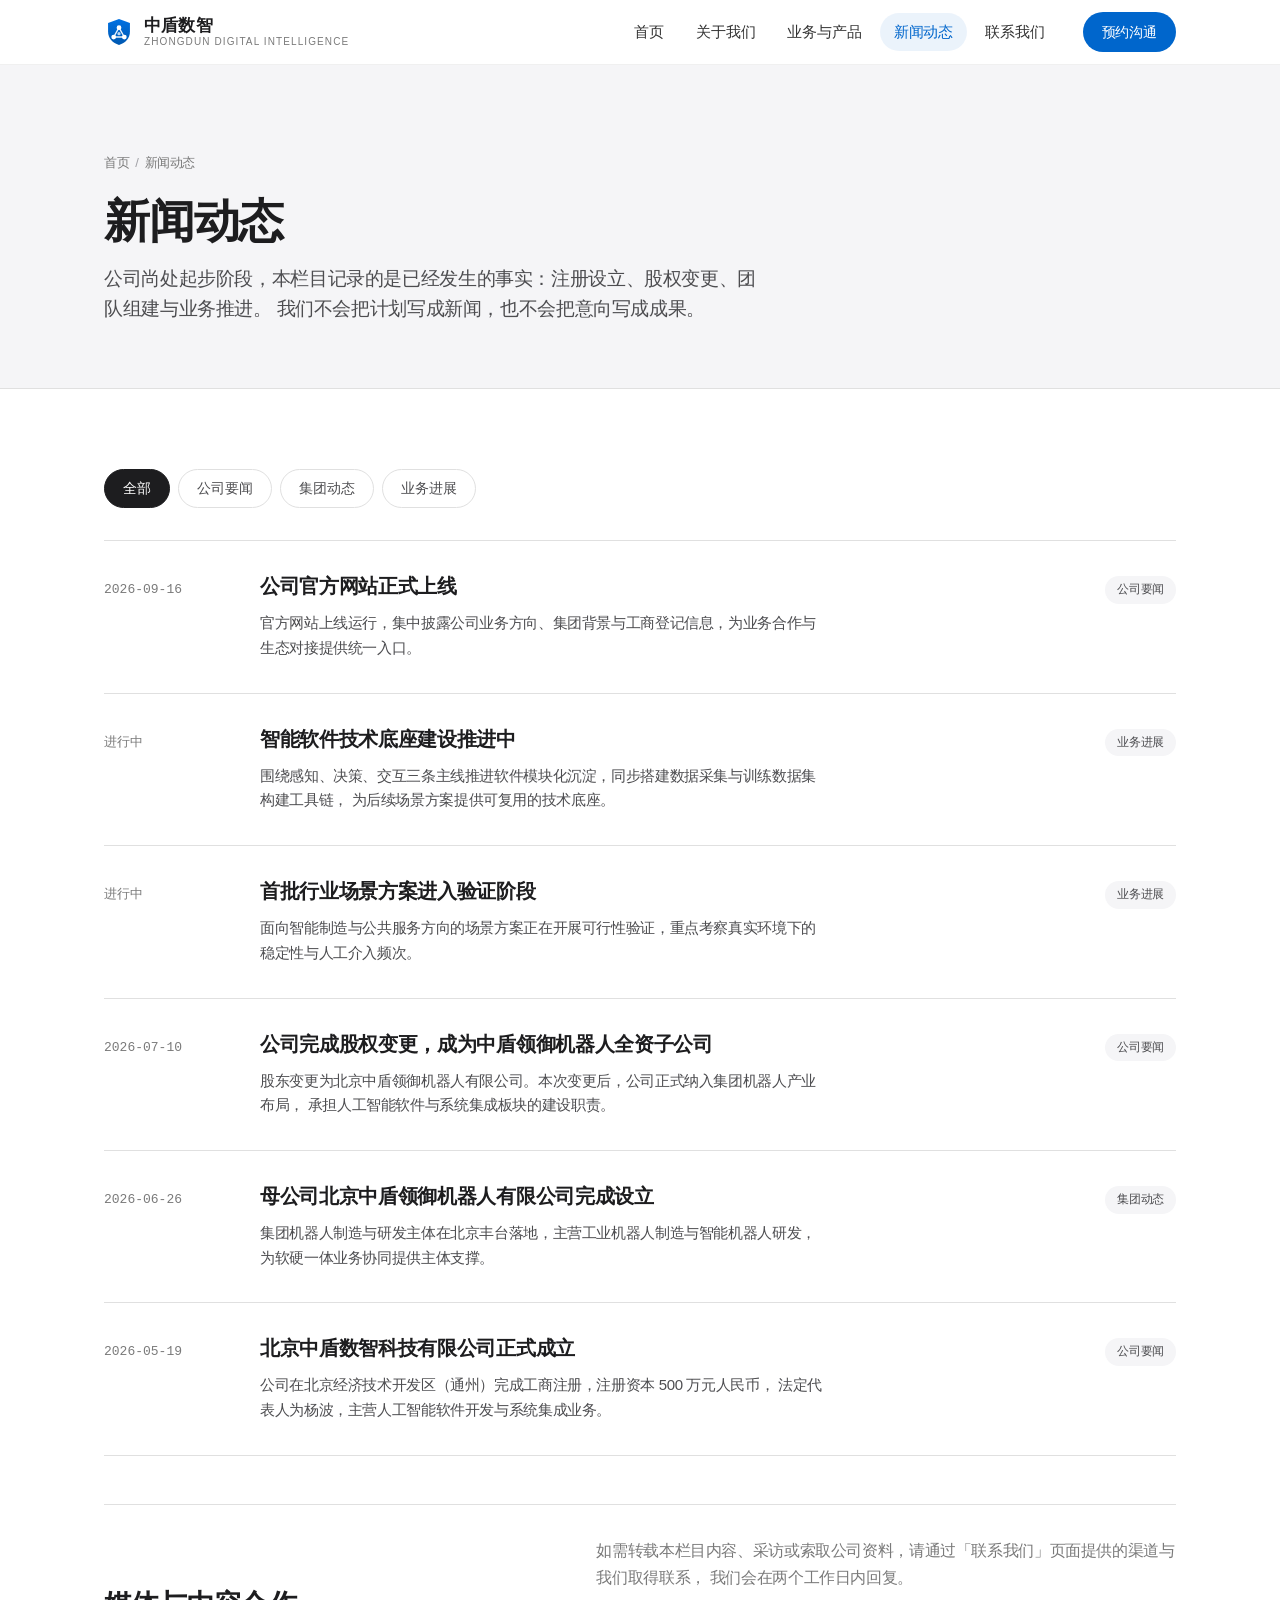
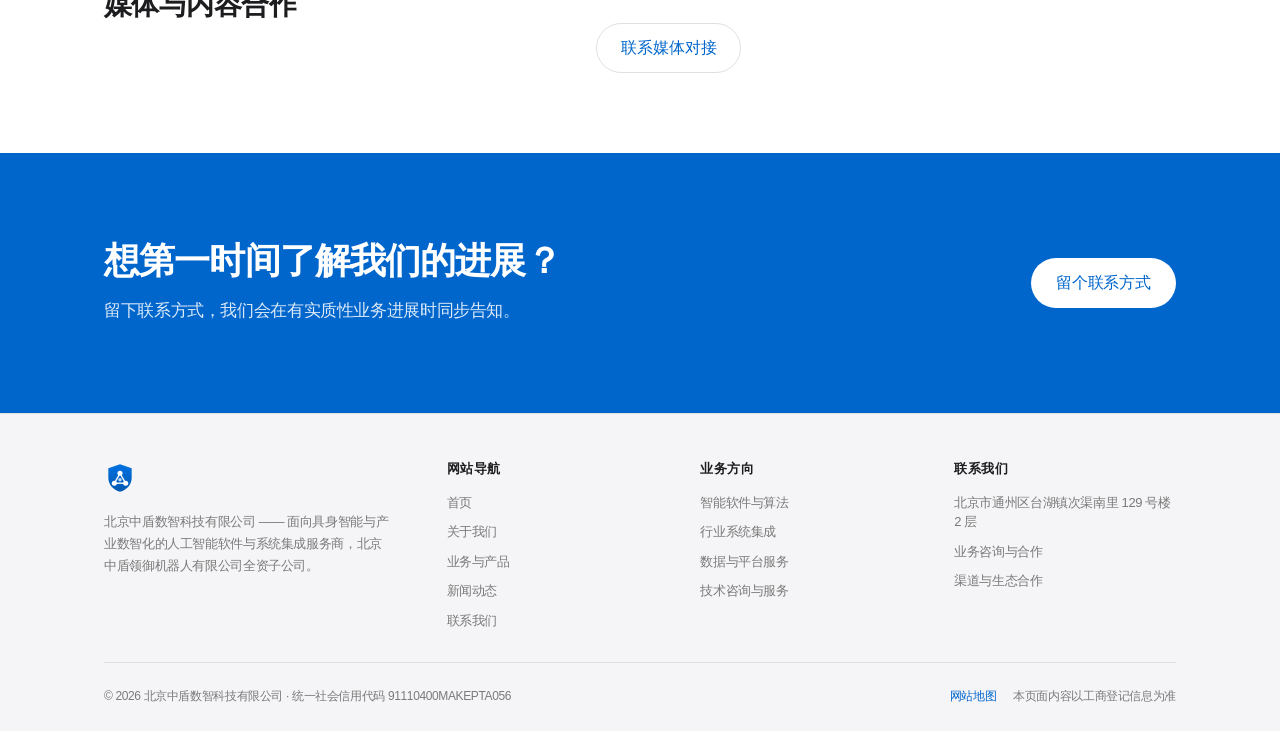
<file: news.html>
<!DOCTYPE html>
<html lang="zh-CN">
<head>
<meta charset="UTF-8">
<meta name="viewport" content="width=device-width, initial-scale=1, viewport-fit=cover">
<title>新闻动态｜中盾数智</title>
<meta name="description" content="北京中盾数智科技有限公司的公司动态、集团动态与业务进展。公司成立于 2026 年 5 月，为中盾领御机器人全资子公司。">
<meta name="keywords" content="中盾数智 新闻,中盾数智 动态,中盾领御机器人,公司要闻">
<meta name="author" content="北京中盾数智科技有限公司">
<meta name="theme-color" content="#f5f5f7">
<meta name="format-detection" content="telephone=no">
<link rel="canonical" href="https://phoenix1983413.github.io/zhongdun-shuzhi/news.html">

<meta property="og:type" content="website">
<meta property="og:site_name" content="中盾数智">
<meta property="og:title" content="新闻动态｜中盾数智">
<meta property="og:description" content="公司动态、集团动态与业务进展。">
<meta property="og:image" content="https://phoenix1983413.github.io/zhongdun-shuzhi/assets/img/og-cover.png">
<meta property="og:locale" content="zh_CN">
<meta name="twitter:card" content="summary_large_image">

<link rel="icon" href="assets/img/favicon-32.png" sizes="32x32">
<link rel="icon" href="assets/img/mark.svg" type="image/svg+xml">
<link rel="apple-touch-icon" href="assets/img/apple-touch-icon.png">
<link rel="stylesheet" href="assets/css/site.css">
</head>
<body>

<a class="skip-link" href="#main">跳到主要内容</a>

<header class="nav">
  <div class="wrap nav__inner">
    <a class="nav__brand" href="index.html" aria-label="中盾数智 首页">
      <img src="assets/img/mark.svg" alt="" width="30" height="30">
      <span class="nav__brand-text">
        <span class="nav__brand-cn">中盾数智</span>
        <span class="nav__brand-en">Zhongdun Digital Intelligence</span>
      </span>
    </a>
    <ul class="nav__links">
      <li><a href="index.html">首页</a></li>
      <li><a href="about.html">关于我们</a></li>
      <li><a href="business.html">业务与产品</a></li>
      <li><a href="news.html" aria-current="page">新闻动态</a></li>
      <li><a href="contact.html">联系我们</a></li>
    </ul>
    <a class="btn btn--primary btn--sm nav__cta" href="contact.html">预约沟通</a>
    <button class="nav__toggle" type="button" aria-expanded="false" aria-controls="navDrawer" aria-label="打开导航菜单"><span></span></button>
  </div>
  <div class="nav__drawer" id="navDrawer">
    <ul>
      <li><a href="index.html">首页</a></li>
      <li><a href="about.html">关于我们</a></li>
      <li><a href="business.html">业务与产品</a></li>
      <li><a href="news.html" aria-current="page">新闻动态</a></li>
      <li><a href="contact.html">联系我们</a></li>
    </ul>
    <a class="btn btn--primary" href="contact.html">预约沟通</a>
  </div>
</header>

<main id="main">

  <section class="page-hero">
    <div class="wrap">
      <nav class="crumbs" aria-label="面包屑导航">
        <ol>
          <li><a href="index.html">首页</a></li>
          <li aria-current="page">新闻动态</li>
        </ol>
      </nav>
      <h1 class="mt-lg">新闻动态</h1>
      <p class="page-hero__sub">
        公司尚处起步阶段，本栏目记录的是已经发生的事实：注册设立、股权变更、团队组建与业务推进。
        我们不会把计划写成新闻，也不会把意向写成成果。
      </p>
    </div>
  </section>

  <section class="section">
    <div class="wrap">

      <div class="filters reveal" data-filters role="group" aria-label="按分类筛选动态">
        <button class="filter-btn" type="button" data-filter="all" aria-pressed="true">全部</button>
        <button class="filter-btn" type="button" data-filter="company" aria-pressed="false">公司要闻</button>
        <button class="filter-btn" type="button" data-filter="group" aria-pressed="false">集团动态</button>
        <button class="filter-btn" type="button" data-filter="progress" aria-pressed="false">业务进展</button>
      </div>

      <ul class="news-list reveal">
        <li class="news-item" data-news-item data-cat="company">
          <a class="news-item__link" href="contact.html">
            <span class="news-item__date">2026-09-16</span>
            <span>
              <span class="news-item__title">公司官方网站正式上线</span>
              <span class="news-item__desc" style="display:block">
                官方网站上线运行，集中披露公司业务方向、集团背景与工商登记信息，为业务合作与生态对接提供统一入口。
              </span>
            </span>
            <span class="news-item__cat">公司要闻</span>
          </a>
        </li>

        <li class="news-item" data-news-item data-cat="progress">
          <a class="news-item__link" href="business.html#software">
            <span class="news-item__date">进行中</span>
            <span>
              <span class="news-item__title">智能软件技术底座建设推进中</span>
              <span class="news-item__desc" style="display:block">
                围绕感知、决策、交互三条主线推进软件模块化沉淀，同步搭建数据采集与训练数据集构建工具链，
                为后续场景方案提供可复用的技术底座。
              </span>
            </span>
            <span class="news-item__cat">业务进展</span>
          </a>
        </li>

        <li class="news-item" data-news-item data-cat="progress">
          <a class="news-item__link" href="business.html#integration">
            <span class="news-item__date">进行中</span>
            <span>
              <span class="news-item__title">首批行业场景方案进入验证阶段</span>
              <span class="news-item__desc" style="display:block">
                面向智能制造与公共服务方向的场景方案正在开展可行性验证，重点考察真实环境下的稳定性与人工介入频次。
              </span>
            </span>
            <span class="news-item__cat">业务进展</span>
          </a>
        </li>

        <li class="news-item" data-news-item data-cat="company">
          <a class="news-item__link" href="about.html">
            <span class="news-item__date">2026-07-10</span>
            <span>
              <span class="news-item__title">公司完成股权变更，成为中盾领御机器人全资子公司</span>
              <span class="news-item__desc" style="display:block">
                股东变更为北京中盾领御机器人有限公司。本次变更后，公司正式纳入集团机器人产业布局，
                承担人工智能软件与系统集成板块的建设职责。
              </span>
            </span>
            <span class="news-item__cat">公司要闻</span>
          </a>
        </li>

        <li class="news-item" data-news-item data-cat="group">
          <a class="news-item__link" href="about.html">
            <span class="news-item__date">2026-06-26</span>
            <span>
              <span class="news-item__title">母公司北京中盾领御机器人有限公司完成设立</span>
              <span class="news-item__desc" style="display:block">
                集团机器人制造与研发主体在北京丰台落地，主营工业机器人制造与智能机器人研发，
                为软硬一体业务协同提供主体支撑。
              </span>
            </span>
            <span class="news-item__cat">集团动态</span>
          </a>
        </li>

        <li class="news-item" data-news-item data-cat="company">
          <a class="news-item__link" href="about.html">
            <span class="news-item__date">2026-05-19</span>
            <span>
              <span class="news-item__title">北京中盾数智科技有限公司正式成立</span>
              <span class="news-item__desc" style="display:block">
                公司在北京经济技术开发区（通州）完成工商注册，注册资本 500 万元人民币，
                法定代表人为杨波，主营人工智能软件开发与系统集成业务。
              </span>
            </span>
            <span class="news-item__cat">公司要闻</span>
          </a>
        </li>
      </ul>

      <p class="muted mt-xl body-sm" id="newsEmpty" hidden>该分类下暂时没有内容。</p>

      <div class="mt-xxl reveal" style="padding-top:var(--sp-xl);border-top:1px solid var(--hairline)">
        <div class="split split--narrow-left">
          <div>
            <h2 class="h-md">媒体与内容合作</h2>
          </div>
          <div>
            <p class="muted" style="margin-top:0;font-size:16px;line-height:1.7">
              如需转载本栏目内容、采访或索取公司资料，请通过「联系我们」页面提供的渠道与我们取得联系，
              我们会在两个工作日内回复。
            </p>
            <div class="btn-row">
              <a class="btn btn--ghost" href="contact.html">联系媒体对接</a>
            </div>
          </div>
        </div>
      </div>

    </div>
  </section>

  <section class="cta">
    <div class="wrap cta__inner">
      <div>
        <h2>想第一时间了解我们的进展？</h2>
        <p>留下联系方式，我们会在有实质性业务进展时同步告知。</p>
      </div>
      <div class="btn-row" style="margin-top:0">
        <a class="btn btn--primary" href="contact.html">留个联系方式</a>
      </div>
    </div>
  </section>

</main>

<footer class="footer">
  <div class="wrap">
    <div class="footer__top">
      <div class="footer__brand">
        <img src="assets/img/mark.svg" alt="中盾数智">
        <p>北京中盾数智科技有限公司 —— 面向具身智能与产业数智化的人工智能软件与系统集成服务商，北京中盾领御机器人有限公司全资子公司。</p>
      </div>
      <div>
        <h4>网站导航</h4>
        <ul>
          <li><a href="index.html">首页</a></li>
          <li><a href="about.html">关于我们</a></li>
          <li><a href="business.html">业务与产品</a></li>
          <li><a href="news.html">新闻动态</a></li>
          <li><a href="contact.html">联系我们</a></li>
        </ul>
      </div>
      <div>
        <h4>业务方向</h4>
        <ul>
          <li><a href="business.html#software">智能软件与算法</a></li>
          <li><a href="business.html#integration">行业系统集成</a></li>
          <li><a href="business.html#data">数据与平台服务</a></li>
          <li><a href="business.html#consulting">技术咨询与服务</a></li>
        </ul>
      </div>
      <div>
        <h4>联系我们</h4>
        <ul>
          <li>北京市通州区台湖镇次渠南里 129 号楼 2 层</li>
          <li><a href="contact.html">业务咨询与合作</a></li>
          <li><a href="contact.html">渠道与生态合作</a></li>
        </ul>
      </div>
    </div>
    <div class="footer__bottom">
      <p>© <span data-year>2026</span> 北京中盾数智科技有限公司 · 统一社会信用代码 91110400MAKEPTA056</p>
      <div class="footer__legal">
        <a href="sitemap.xml">网站地图</a>
        <span>本页面内容以工商登记信息为准</span>
      </div>
    </div>
  </div>
</footer>

<script src="assets/js/site.js" defer></script>
</body>
</html>
</file>
<file: assets/css/site.css>
/* ==========================================================================
   中盾数智 · 官网样式系统
   基调：克制的科技感。单一强调色，深/浅画布交替，无装饰性渐变。
   ========================================================================== */

/* ------------------------------ 设计令牌 ------------------------------ */
:root {
  /* 强调色 */
  --blue: #0066cc;
  --blue-focus: #0071e3;
  --blue-on-dark: #2997ff;

  /* 墨色阶 */
  --ink: #1d1d1f;
  --ink-80: #333333;
  --ink-60: #4d4d50;
  --ink-48: #7a7a7a;
  --ink-32: #a1a1a6;

  /* 画布 */
  --canvas: #ffffff;
  --parchment: #f5f5f7;
  --pearl: #fafafc;
  --tile: #272729;
  --tile-2: #2a2a2c;
  --black: #000000;

  /* 线 */
  --hairline: #e0e0e0;
  --divider: #f0f0f0;
  --hairline-dark: rgba(255, 255, 255, 0.14);
  --divider-dark: rgba(255, 255, 255, 0.09);

  /* 语义 */
  --on-dark: #ffffff;
  --on-dark-muted: #a1a1a6;
  --body-on-dark: #d2d2d7;

  /* 圆角 */
  --r-xs: 5px;
  --r-sm: 8px;
  --r-md: 11px;
  --r-lg: 18px;
  --r-xl: 28px;
  --r-pill: 9999px;

  /* 间距 */
  --sp-xxs: 4px;
  --sp-xs: 8px;
  --sp-sm: 12px;
  --sp-md: 17px;
  --sp-lg: 24px;
  --sp-xl: 32px;
  --sp-xxl: 48px;
  --sp-section: 80px;

  /* 排版 */
  --font: -apple-system, BlinkMacSystemFont, "SF Pro Display", "SF Pro Text",
    "PingFang SC", "Hiragino Sans GB", "Noto Sans SC", "Microsoft YaHei",
    "Helvetica Neue", Arial, sans-serif;
  --font-mono: "SF Mono", ui-monospace, Menlo, Consolas, "Liberation Mono",
    monospace;

  /* 结构 */
  --container: 1120px;
  --container-wide: 1320px;
  --gutter: 24px;
  --nav-h: 64px;

  /* 动效 */
  --ease: cubic-bezier(0.22, 0.61, 0.36, 1);
}

/* ------------------------------ 基础重置 ------------------------------ */
*,
*::before,
*::after {
  box-sizing: border-box;
}

html {
  -webkit-text-size-adjust: 100%;
  scroll-behavior: smooth;
  scroll-padding-top: calc(var(--nav-h) + 16px);
}

body {
  margin: 0;
  font-family: var(--font);
  font-size: 17px;
  line-height: 1.47;
  letter-spacing: -0.374px;
  color: var(--ink);
  background: var(--canvas);
  -webkit-font-smoothing: antialiased;
  -moz-osx-font-smoothing: grayscale;
  text-rendering: optimizeLegibility;
}

img,
svg {
  max-width: 100%;
  display: block;
}

a {
  color: var(--blue);
  text-decoration: none;
}

a:hover {
  text-decoration: underline;
}

button {
  font: inherit;
  color: inherit;
}

:focus-visible {
  outline: 3px solid var(--blue-focus);
  outline-offset: 3px;
  border-radius: 3px;
}

::selection {
  background: rgba(0, 102, 204, 0.16);
}

/* 跳转到主内容（无障碍） */
.skip-link {
  position: absolute;
  left: 12px;
  top: -60px;
  z-index: 999;
  background: var(--ink);
  color: #fff;
  padding: 10px 18px;
  border-radius: var(--r-pill);
  font-size: 14px;
  transition: top 0.2s var(--ease);
}

.skip-link:focus {
  top: 12px;
  text-decoration: none;
}

/* ------------------------------ 布局原子 ------------------------------ */
.wrap {
  width: 100%;
  max-width: var(--container);
  margin-inline: auto;
  padding-inline: var(--gutter);
}

.wrap--wide {
  max-width: var(--container-wide);
}

.section {
  padding-block: var(--sp-section);
}

.section--tight {
  padding-block: 56px;
}

.section--parchment {
  background: var(--parchment);
}

.section--pearl {
  background: var(--pearl);
}

.section--dark {
  background: var(--black);
  color: var(--on-dark);
}

.section--tile {
  background: var(--tile);
  color: var(--on-dark);
}

.section--hairline-top {
  border-top: 1px solid var(--hairline);
}

.section--dark.section--hairline-top,
.section--tile.section--hairline-top {
  border-top-color: var(--hairline-dark);
}

.grid {
  display: grid;
  gap: var(--sp-lg);
}

.grid--2 {
  grid-template-columns: repeat(2, minmax(0, 1fr));
}

.grid--3 {
  grid-template-columns: repeat(3, minmax(0, 1fr));
}

.grid--4 {
  grid-template-columns: repeat(4, minmax(0, 1fr));
}

/* ------------------------------ 排版 ------------------------------ */
.eyebrow {
  display: block;
  font-size: 13px;
  font-weight: 600;
  letter-spacing: 0.08em;
  text-transform: uppercase;
  color: var(--blue);
  margin: 0 0 var(--sp-sm);
}

.section--dark .eyebrow,
.section--tile .eyebrow {
  color: var(--blue-on-dark);
}

h1,
h2,
h3,
h4 {
  margin: 0;
  font-weight: 600;
  letter-spacing: -0.02em;
  line-height: 1.1;
}

.h-display {
  font-size: clamp(34px, 5.6vw, 56px);
  line-height: 1.07;
  letter-spacing: -0.028em;
}

.h-lg {
  font-size: clamp(28px, 3.6vw, 40px);
  line-height: 1.1;
}

.h-md {
  font-size: clamp(22px, 2.2vw, 28px);
  line-height: 1.2;
  letter-spacing: -0.018em;
}

.h-sm {
  font-size: 19px;
  line-height: 1.3;
  letter-spacing: -0.014em;
}

.lead {
  font-size: clamp(18px, 1.7vw, 21px);
  line-height: 1.55;
  font-weight: 400;
  color: var(--ink-80);
  letter-spacing: -0.012em;
}

.section--dark .lead,
.section--tile .lead {
  color: var(--body-on-dark);
}

.muted {
  color: var(--ink-48);
}

.section--dark .muted,
.section--tile .muted {
  color: var(--on-dark-muted);
}

.body-sm {
  font-size: 15px;
  line-height: 1.6;
  letter-spacing: -0.01em;
}

.section-head {
  max-width: 720px;
  margin-bottom: var(--sp-xxl);
}

.section-head--center {
  margin-inline: auto;
  text-align: center;
}

.section-head p {
  margin: var(--sp-md) 0 0;
}

/* ------------------------------ 按钮 ------------------------------ */
.btn {
  display: inline-flex;
  align-items: center;
  justify-content: center;
  gap: 8px;
  padding: 12px 24px;
  border-radius: var(--r-pill);
  border: 1px solid transparent;
  font-size: 16px;
  font-weight: 500;
  letter-spacing: -0.01em;
  cursor: pointer;
  transition: background-color 0.22s var(--ease), color 0.22s var(--ease),
    border-color 0.22s var(--ease), transform 0.22s var(--ease);
  white-space: nowrap;
}

.btn:hover {
  text-decoration: none;
}

.btn:active {
  transform: scale(0.975);
}

.btn--primary {
  background: var(--blue);
  color: #fff;
}

.btn--primary:hover {
  background: var(--blue-focus);
}

.section--dark .btn--primary,
.section--tile .btn--primary {
  background: var(--blue-on-dark);
  color: #fff;
}

.section--dark .btn--primary:hover,
.section--tile .btn--primary:hover {
  background: #47a8ff;
}

.btn--ghost {
  background: transparent;
  color: var(--blue);
  border-color: var(--hairline);
}

.btn--ghost:hover {
  border-color: var(--blue);
  background: rgba(0, 102, 204, 0.05);
}

.section--dark .btn--ghost,
.section--tile .btn--ghost {
  color: var(--blue-on-dark);
  border-color: rgba(255, 255, 255, 0.26);
}

.section--dark .btn--ghost:hover,
.section--tile .btn--ghost:hover {
  border-color: var(--blue-on-dark);
  background: rgba(41, 151, 255, 0.12);
}

.btn--sm {
  padding: 9px 18px;
  font-size: 14px;
}

.btn-row {
  display: flex;
  flex-wrap: wrap;
  gap: var(--sp-sm);
  margin-top: var(--sp-xl);
}

.text-link {
  display: inline-flex;
  align-items: center;
  gap: 6px;
  font-size: 16px;
  font-weight: 500;
}

.text-link::after {
  content: "\2192";
  transition: transform 0.22s var(--ease);
}

.text-link:hover {
  text-decoration: none;
}

.text-link:hover::after {
  transform: translateX(4px);
}

/* ------------------------------ 导航 ------------------------------ */
.nav {
  position: sticky;
  top: 0;
  z-index: 100;
  background: rgba(255, 255, 255, 0.82);
  backdrop-filter: saturate(180%) blur(20px);
  -webkit-backdrop-filter: saturate(180%) blur(20px);
  border-bottom: 1px solid var(--divider);
}

.nav__inner {
  height: var(--nav-h);
  display: flex;
  align-items: center;
  gap: var(--sp-lg);
}

.nav__brand {
  display: flex;
  align-items: center;
  gap: 10px;
  flex: 0 0 auto;
}

.nav__brand:hover {
  text-decoration: none;
}

.nav__brand img {
  height: 30px;
  width: auto;
}

.nav__brand-text {
  display: flex;
  flex-direction: column;
  line-height: 1.15;
}

.nav__brand-cn {
  font-size: 17px;
  font-weight: 600;
  color: var(--ink);
  letter-spacing: 0.01em;
}

.nav__brand-en {
  font-size: 10px;
  font-weight: 500;
  letter-spacing: 0.11em;
  text-transform: uppercase;
  color: var(--ink-48);
}

.nav__links {
  display: flex;
  align-items: center;
  gap: 4px;
  margin-left: auto;
  list-style: none;
  padding: 0;
  margin-block: 0;
}

.nav__links a {
  display: block;
  padding: 8px 14px;
  border-radius: var(--r-pill);
  font-size: 15px;
  font-weight: 500;
  color: var(--ink-80);
  letter-spacing: -0.01em;
  transition: background-color 0.2s var(--ease), color 0.2s var(--ease);
}

.nav__links a:hover {
  background: rgba(0, 0, 0, 0.05);
  color: var(--ink);
  text-decoration: none;
}

.nav__links a[aria-current="page"] {
  color: var(--blue);
  background: rgba(0, 102, 204, 0.08);
}

.nav__cta {
  flex: 0 0 auto;
}

.nav__toggle {
  display: none;
  margin-left: auto;
  width: 42px;
  height: 42px;
  border: 1px solid var(--hairline);
  background: transparent;
  border-radius: var(--r-sm);
  cursor: pointer;
  padding: 0;
  position: relative;
}

.nav__toggle span,
.nav__toggle span::before,
.nav__toggle span::after {
  position: absolute;
  left: 50%;
  width: 18px;
  height: 1.6px;
  background: var(--ink);
  border-radius: 2px;
  transform: translateX(-50%);
  transition: transform 0.25s var(--ease), opacity 0.25s var(--ease);
}

.nav__toggle span {
  top: 50%;
  margin-top: -0.8px;
}

.nav__toggle span::before {
  content: "";
  left: 0;
  transform: none;
  top: -6px;
}

.nav__toggle span::after {
  content: "";
  left: 0;
  transform: none;
  top: 6px;
}

.nav__toggle[aria-expanded="true"] span {
  background: transparent;
}

.nav__toggle[aria-expanded="true"] span::before {
  transform: translateY(6px) rotate(45deg);
}

.nav__toggle[aria-expanded="true"] span::after {
  transform: translateY(-6px) rotate(-45deg);
}

.nav__drawer {
  display: none;
  border-top: 1px solid var(--divider);
  background: rgba(255, 255, 255, 0.97);
  backdrop-filter: blur(20px);
  -webkit-backdrop-filter: blur(20px);
}

.nav__drawer.is-open {
  display: block;
}

.nav__drawer ul {
  list-style: none;
  margin: 0;
  padding: 8px 0 20px;
}

.nav__drawer a {
  display: block;
  padding: 14px var(--gutter);
  font-size: 17px;
  font-weight: 500;
  color: var(--ink);
  border-bottom: 1px solid var(--divider);
}

.nav__drawer a[aria-current="page"] {
  color: var(--blue);
}

.nav__drawer .btn {
  margin: 20px var(--gutter) 0;
  width: calc(100% - var(--gutter) * 2);
}

/* ------------------------------ 页头 Hero ------------------------------ */
.hero {
  background: var(--black);
  color: var(--on-dark);
  position: relative;
  overflow: hidden;
  padding-block: clamp(72px, 11vw, 132px) clamp(72px, 11vw, 120px);
}

.hero::before {
  content: "";
  position: absolute;
  inset: 0;
  background-image: linear-gradient(rgba(255, 255, 255, 0.045) 1px, transparent 1px),
    linear-gradient(90deg, rgba(255, 255, 255, 0.045) 1px, transparent 1px);
  background-size: 72px 72px;
  mask-image: radial-gradient(ellipse 82% 62% at 50% 0%, #000 12%, transparent 76%);
  -webkit-mask-image: radial-gradient(ellipse 82% 62% at 50% 0%, #000 12%, transparent 76%);
  pointer-events: none;
}

.hero__inner {
  position: relative;
  z-index: 1;
}

.hero h1 {
  max-width: 15ch;
}

.hero__sub {
  margin: var(--sp-lg) 0 0;
  max-width: 60ch;
  font-size: clamp(17px, 1.6vw, 21px);
  line-height: 1.55;
  color: var(--body-on-dark);
}

/* 首页 Hero：左文右视觉 */
.hero--split .hero__inner {
  display: grid;
  grid-template-columns: minmax(0, 1.05fr) minmax(0, 0.95fr);
  gap: clamp(32px, 5vw, 72px);
  align-items: center;
}

.hero__visual {
  position: relative;
  border-radius: var(--r-xl);
  border: 1px solid var(--hairline-dark);
  background: linear-gradient(160deg, #1a1a1c 0%, #0a0a0b 100%);
  padding: 28px;
  aspect-ratio: 4 / 3.4;
  display: flex;
  align-items: center;
  justify-content: center;
  overflow: hidden;
}

.hero__visual svg {
  width: 100%;
  height: auto;
}

/* 内页 Hero */
.page-hero {
  background: var(--parchment);
  padding-block: clamp(52px, 7vw, 88px) clamp(44px, 5vw, 64px);
  border-bottom: 1px solid var(--hairline);
}

.page-hero__meta {
  display: flex;
  align-items: center;
  gap: 10px;
  font-size: 13px;
  color: var(--ink-48);
  margin-bottom: var(--sp-md);
}

.page-hero h1 {
  font-size: clamp(30px, 4.2vw, 46px);
  letter-spacing: -0.026em;
  max-width: 20ch;
}

.page-hero__sub {
  margin: var(--sp-md) 0 0;
  max-width: 62ch;
  font-size: clamp(16px, 1.5vw, 19px);
  line-height: 1.6;
  color: var(--ink-60);
}

/* 面包屑 */
.crumbs {
  font-size: 13px;
  color: var(--ink-48);
}

.crumbs ol {
  display: flex;
  flex-wrap: wrap;
  gap: 6px;
  list-style: none;
  margin: 0;
  padding: 0;
}

.crumbs li::after {
  content: "/";
  margin-left: 6px;
  color: var(--ink-32);
}

.crumbs li:last-child::after {
  content: none;
}

.crumbs a {
  color: var(--ink-48);
}

.crumbs a:hover {
  color: var(--blue);
}

/* ------------------------------ 卡片 ------------------------------ */
.card {
  background: var(--canvas);
  border: 1px solid var(--hairline);
  border-radius: var(--r-lg);
  padding: var(--sp-xl);
  display: flex;
  flex-direction: column;
  transition: border-color 0.25s var(--ease), transform 0.25s var(--ease),
    box-shadow 0.25s var(--ease);
}

.card--link:hover {
  border-color: var(--ink-32);
  transform: translateY(-3px);
  box-shadow: 0 14px 34px -18px rgba(0, 0, 0, 0.28);
}

.card h3 {
  margin-bottom: var(--sp-sm);
}

.card p {
  margin: 0;
  color: var(--ink-60);
  font-size: 16px;
  line-height: 1.6;
}

.card__icon {
  width: 44px;
  height: 44px;
  border-radius: var(--r-md);
  background: rgba(0, 102, 204, 0.08);
  color: var(--blue);
  display: flex;
  align-items: center;
  justify-content: center;
  margin-bottom: var(--sp-lg);
  flex: 0 0 auto;
}

.card__icon svg {
  width: 22px;
  height: 22px;
}

.card__foot {
  margin-top: var(--sp-lg);
  padding-top: var(--sp-md);
  border-top: 1px solid var(--divider);
}

/* 等高卡片里让正文吸收多余高度，操作区自然贴底对齐 */
.card--link p {
  flex: 1 1 auto;
}

.section--dark .card,
.section--tile .card {
  background: var(--tile-2);
  border-color: var(--hairline-dark);
}

.section--dark .card p,
.section--tile .card p {
  color: var(--body-on-dark);
}

.section--dark .card__icon,
.section--tile .card__icon {
  background: rgba(41, 151, 255, 0.16);
  color: var(--blue-on-dark);
}

.section--dark .card__foot,
.section--tile .card__foot {
  border-top-color: var(--divider-dark);
}

.card__tags {
  display: flex;
  flex-wrap: wrap;
  gap: 6px;
  margin-top: var(--sp-md);
  padding: 0;
  list-style: none;
}

.card__tags li {
  font-size: 12px;
  font-weight: 500;
  padding: 4px 10px;
  border-radius: var(--r-pill);
  background: var(--parchment);
  color: var(--ink-60);
}

.section--dark .card__tags li,
.section--tile .card__tags li {
  background: rgba(255, 255, 255, 0.1);
  color: var(--body-on-dark);
}

/* ------------------------------ 数字指标 ------------------------------ */
.stats {
  display: grid;
  grid-template-columns: repeat(4, minmax(0, 1fr));
  gap: var(--sp-lg);
}

.stat {
  padding-top: var(--sp-md);
  border-top: 2px solid var(--blue);
}

.section--dark .stat,
.section--tile .stat {
  border-top-color: var(--blue-on-dark);
}

.stat__num {
  font-size: clamp(28px, 3vw, 38px);
  font-weight: 600;
  letter-spacing: -0.03em;
  line-height: 1.05;
}

.stat__label {
  margin-top: 8px;
  font-size: 14px;
  color: var(--ink-48);
  line-height: 1.45;
}

.section--dark .stat__label,
.section--tile .stat__label {
  color: var(--on-dark-muted);
}

/* ------------------------------ 分栏图文 ------------------------------ */
.split {
  display: grid;
  grid-template-columns: minmax(0, 1fr) minmax(0, 1fr);
  gap: clamp(32px, 5vw, 72px);
  align-items: center;
}

.split--top {
  align-items: start;
}

.split--narrow-left {
  grid-template-columns: minmax(0, 0.85fr) minmax(0, 1.15fr);
}

.split--narrow-right {
  grid-template-columns: minmax(0, 1.15fr) minmax(0, 0.85fr);
}

/* ------------------------------ 规格表 ------------------------------ */
.spec-table {
  width: 100%;
  border-collapse: collapse;
  font-size: 15px;
}

.spec-table th,
.spec-table td {
  text-align: left;
  padding: 14px 16px;
  border-bottom: 1px solid var(--divider);
  vertical-align: top;
  line-height: 1.55;
}

.spec-table th {
  width: 30%;
  min-width: 120px;
  font-weight: 500;
  color: var(--ink-48);
  white-space: nowrap;
}

.spec-table td {
  color: var(--ink-80);
}

.spec-table tr:last-child th,
.spec-table tr:last-child td {
  border-bottom: none;
}

.section--dark .spec-table th,
.section--dark .spec-table td,
.section--tile .spec-table th,
.section--tile .spec-table td {
  border-bottom-color: var(--divider-dark);
}

.section--dark .spec-table th,
.section--tile .spec-table th {
  color: var(--on-dark-muted);
}

.section--dark .spec-table td,
.section--tile .spec-table td {
  color: var(--body-on-dark);
}

.table-shell {
  border: 1px solid var(--hairline);
  border-radius: var(--r-lg);
  overflow: hidden;
  background: var(--canvas);
}

.section--dark .table-shell,
.section--tile .table-shell {
  background: var(--tile-2);
  border-color: var(--hairline-dark);
}

/* ------------------------------ 时间轴 ------------------------------ */
.timeline {
  list-style: none;
  margin: 0;
  padding: 0;
  position: relative;
}

.timeline::before {
  content: "";
  position: absolute;
  left: 7px;
  top: 8px;
  bottom: 8px;
  width: 1px;
  background: var(--hairline);
}

.section--dark .timeline::before,
.section--tile .timeline::before {
  background: var(--hairline-dark);
}

.timeline li {
  position: relative;
  padding: 0 0 var(--sp-xl) 34px;
}

.timeline li:last-child {
  padding-bottom: 0;
}

.timeline li::before {
  content: "";
  position: absolute;
  left: 0;
  top: 6px;
  width: 15px;
  height: 15px;
  border-radius: 50%;
  background: var(--canvas);
  border: 3px solid var(--blue);
}

.section--dark .timeline li::before,
.section--tile .timeline li::before {
  background: var(--black);
  border-color: var(--blue-on-dark);
}

.section--tile .timeline li::before {
  background: var(--tile);
}

.timeline__date {
  font-family: var(--font-mono);
  font-size: 13px;
  font-weight: 500;
  color: var(--blue);
  letter-spacing: 0;
  display: block;
  margin-bottom: 6px;
}

.section--dark .timeline__date,
.section--tile .timeline__date {
  color: var(--blue-on-dark);
}

.timeline__title {
  font-size: 18px;
  font-weight: 600;
  margin-bottom: 6px;
  letter-spacing: -0.014em;
}

.timeline p {
  margin: 0;
  color: var(--ink-60);
  font-size: 15px;
  line-height: 1.65;
  max-width: 62ch;
}

.section--dark .timeline p,
.section--tile .timeline p {
  color: var(--body-on-dark);
}

/* ------------------------------ 动态列表 ------------------------------ */
.filters {
  display: flex;
  flex-wrap: wrap;
  gap: 8px;
  margin-bottom: var(--sp-xl);
}

.filter-btn {
  padding: 8px 18px;
  border-radius: var(--r-pill);
  border: 1px solid var(--hairline);
  background: transparent;
  font-size: 14px;
  font-weight: 500;
  cursor: pointer;
  color: var(--ink-60);
  transition: all 0.2s var(--ease);
}

.filter-btn:hover {
  border-color: var(--ink-32);
  color: var(--ink);
}

.filter-btn[aria-pressed="true"] {
  background: var(--ink);
  border-color: var(--ink);
  color: #fff;
}

.news-list {
  list-style: none;
  margin: 0;
  padding: 0;
  border-top: 1px solid var(--hairline);
}

.news-item {
  border-bottom: 1px solid var(--hairline);
}

.news-item__link {
  display: grid;
  grid-template-columns: 132px minmax(0, 1fr) auto;
  gap: var(--sp-lg);
  padding: var(--sp-xl) 0;
  align-items: baseline;
  color: inherit;
}

.news-item__link:hover {
  text-decoration: none;
}

.news-item__link:hover .news-item__title {
  color: var(--blue);
}

.news-item__date {
  font-family: var(--font-mono);
  font-size: 13px;
  color: var(--ink-48);
  letter-spacing: 0;
  white-space: nowrap;
}

.news-item__title {
  font-size: 20px;
  font-weight: 600;
  letter-spacing: -0.016em;
  line-height: 1.35;
  transition: color 0.2s var(--ease);
}

.news-item__desc {
  margin: 10px 0 0;
  font-size: 15px;
  line-height: 1.65;
  color: var(--ink-60);
  max-width: 68ch;
}

.news-item__cat {
  font-size: 12px;
  font-weight: 500;
  padding: 5px 12px;
  border-radius: var(--r-pill);
  background: var(--parchment);
  color: var(--ink-60);
  white-space: nowrap;
}

.news-item[hidden] {
  display: none;
}

/* ------------------------------ 集团/协同 ------------------------------ */
.partners {
  display: grid;
  grid-template-columns: repeat(auto-fit, minmax(240px, 1fr));
  gap: 1px;
  background: var(--hairline);
  border: 1px solid var(--hairline);
  border-radius: var(--r-lg);
  overflow: hidden;
}

.partner {
  background: var(--canvas);
  padding: var(--sp-xl);
}

.partner__role {
  font-size: 12px;
  font-weight: 600;
  letter-spacing: 0.08em;
  text-transform: uppercase;
  color: var(--blue);
  margin-bottom: 10px;
}

.partner h3 {
  font-size: 18px;
  margin-bottom: 10px;
}

.partner p {
  margin: 0;
  font-size: 15px;
  line-height: 1.65;
  color: var(--ink-60);
}

/* ------------------------------ 能力条 ------------------------------ */
.cap-row {
  display: grid;
  grid-template-columns: 220px minmax(0, 1fr);
  gap: var(--sp-xl);
  padding-block: var(--sp-xl);
  border-top: 1px solid var(--hairline);
}

.cap-row:last-child {
  border-bottom: 1px solid var(--hairline);
}

.section--dark .cap-row,
.section--tile .cap-row {
  border-top-color: var(--hairline-dark);
}

.section--dark .cap-row:last-child,
.section--tile .cap-row:last-child {
  border-bottom-color: var(--hairline-dark);
}

.cap-row__label {
  font-size: 13px;
  font-weight: 600;
  letter-spacing: 0.06em;
  text-transform: uppercase;
  color: var(--ink-48);
  line-height: 1.5;
}

.cap-row__body h3 {
  font-size: 21px;
  margin-bottom: var(--sp-md);
  letter-spacing: -0.018em;
}

.cap-row__body p {
  margin: 0 0 var(--sp-md);
  color: var(--ink-60);
  font-size: 16px;
  line-height: 1.7;
}

.section--dark .cap-row__body p,
.section--tile .cap-row__body p {
  color: var(--body-on-dark);
}

.cap-row__body p:last-child {
  margin-bottom: 0;
}

.bullets {
  list-style: none;
  margin: var(--sp-md) 0 0;
  padding: 0;
  display: grid;
  gap: 10px;
}

.bullets li {
  position: relative;
  padding-left: 22px;
  font-size: 15px;
  line-height: 1.65;
  color: var(--ink-60);
}

.section--dark .bullets li,
.section--tile .bullets li {
  color: var(--body-on-dark);
}

.bullets li::before {
  content: "";
  position: absolute;
  left: 2px;
  top: 10px;
  width: 6px;
  height: 6px;
  border-radius: 50%;
  background: var(--blue);
}

.section--dark .bullets li::before,
.section--tile .bullets li::before {
  background: var(--blue-on-dark);
}

/* ------------------------------ 联系 ------------------------------ */
.contact-grid {
  display: grid;
  grid-template-columns: repeat(3, minmax(0, 1fr));
  gap: 1px;
  background: var(--hairline);
  border: 1px solid var(--hairline);
  border-radius: var(--r-lg);
  overflow: hidden;
}

.contact-card {
  background: var(--canvas);
  padding: var(--sp-xl);
}

.contact-card h3 {
  font-size: 16px;
  margin-bottom: 10px;
}

.contact-card p {
  margin: 0;
  font-size: 15px;
  line-height: 1.65;
  color: var(--ink-60);
}

.contact-card .big {
  font-size: 19px;
  font-weight: 600;
  color: var(--ink);
  letter-spacing: -0.01em;
  word-break: break-all;
}

.contact-card a.big:hover {
  color: var(--blue);
  text-decoration: none;
}

/* 表单 */
.form {
  display: grid;
  gap: var(--sp-lg);
}

.field {
  display: grid;
  gap: 8px;
}

.field label {
  font-size: 14px;
  font-weight: 500;
  color: var(--ink-80);
}

.field .hint {
  font-size: 13px;
  color: var(--ink-48);
}

.field input,
.field select,
.field textarea {
  width: 100%;
  padding: 12px 14px;
  border: 1px solid var(--hairline);
  border-radius: var(--r-md);
  background: var(--canvas);
  font: inherit;
  font-size: 16px;
  color: var(--ink);
  transition: border-color 0.2s var(--ease), box-shadow 0.2s var(--ease);
}

.field select {
  appearance: none;
  -webkit-appearance: none;
  -moz-appearance: none;
  padding-right: 40px;
  background-image: url("data:image/svg+xml;charset=utf-8,%3Csvg xmlns='http://www.w3.org/2000/svg' width='14' height='14' viewBox='0 0 24 24' fill='none' stroke='%237a7a7a' stroke-width='2.2' stroke-linecap='round' stroke-linejoin='round'%3E%3Cpath d='M6 9l6 6 6-6'/%3E%3C/svg%3E");
  background-repeat: no-repeat;
  background-position: right 14px center;
  background-size: 14px 14px;
}

.field textarea {
  min-height: 140px;
  resize: vertical;
  line-height: 1.6;
}

.field input:focus,
.field select:focus,
.field textarea:focus {
  outline: none;
  border-color: var(--blue);
  box-shadow: 0 0 0 4px rgba(0, 102, 204, 0.12);
}

.field--row {
  grid-template-columns: repeat(2, minmax(0, 1fr));
  gap: var(--sp-lg);
}

.form-note {
  font-size: 13px;
  color: var(--ink-48);
  line-height: 1.6;
}

.form-status {
  display: none;
  padding: 14px 18px;
  border-radius: var(--r-md);
  font-size: 15px;
  line-height: 1.6;
}

.form-status.is-shown {
  display: block;
}

.form-status.is-ok {
  background: rgba(0, 102, 204, 0.08);
  color: var(--ink);
  border: 1px solid rgba(0, 102, 204, 0.28);
}

/* 地图占位 */
.map-shell {
  border: 1px solid var(--hairline);
  border-radius: var(--r-lg);
  background: var(--parchment);
  min-height: 300px;
  display: flex;
  align-items: center;
  justify-content: center;
  text-align: center;
  padding: var(--sp-xl);
  position: relative;
  overflow: hidden;
}

.map-shell::before {
  content: "";
  position: absolute;
  inset: 0;
  background-image: linear-gradient(rgba(0, 0, 0, 0.045) 1px, transparent 1px),
    linear-gradient(90deg, rgba(0, 0, 0, 0.045) 1px, transparent 1px);
  background-size: 40px 40px;
}

.map-shell__inner {
  position: relative;
  z-index: 1;
}

.map-shell svg {
  width: 40px;
  height: 40px;
  margin: 0 auto 14px;
  color: var(--blue);
}

/* ------------------------------ CTA 区 ------------------------------ */
.cta {
  background: var(--blue);
  color: #fff;
  padding-block: clamp(56px, 7vw, 88px);
}

.cta h2 {
  font-size: clamp(26px, 3.2vw, 36px);
  letter-spacing: -0.024em;
}

.cta p {
  margin: var(--sp-md) 0 0;
  max-width: 58ch;
  font-size: 17px;
  line-height: 1.6;
  color: rgba(255, 255, 255, 0.86);
}

.cta .btn--primary {
  background: #fff;
  color: var(--blue);
}

.cta .btn--primary:hover {
  background: rgba(255, 255, 255, 0.88);
}

.cta .btn--ghost {
  color: #fff;
  border-color: rgba(255, 255, 255, 0.5);
}

.cta .btn--ghost:hover {
  border-color: #fff;
  background: rgba(255, 255, 255, 0.12);
}

.cta__inner {
  display: flex;
  align-items: center;
  justify-content: space-between;
  gap: var(--sp-xl);
  flex-wrap: wrap;
}

/* ------------------------------ 页脚 ------------------------------ */
.footer {
  background: var(--parchment);
  border-top: 1px solid var(--hairline);
  padding-block: var(--sp-xxl) var(--sp-lg);
  font-size: 14px;
}

.footer__top {
  display: grid;
  grid-template-columns: minmax(0, 1.4fr) repeat(3, minmax(0, 1fr));
  gap: var(--sp-xl);
  padding-bottom: var(--sp-xl);
  border-bottom: 1px solid var(--hairline);
}

.footer__brand img {
  height: 32px;
  width: auto;
  margin-bottom: var(--sp-md);
}

.footer__brand p {
  margin: 0;
  color: var(--ink-48);
  font-size: 13px;
  line-height: 1.7;
  max-width: 40ch;
}

.footer h4 {
  font-size: 13px;
  font-weight: 600;
  letter-spacing: 0.04em;
  color: var(--ink);
  margin-bottom: var(--sp-md);
}

.footer ul {
  list-style: none;
  margin: 0;
  padding: 0;
  display: grid;
  gap: 10px;
}

.footer ul a,
.footer ul li {
  color: var(--ink-48);
  font-size: 13px;
  line-height: 1.5;
}

.footer ul a:hover {
  color: var(--blue);
}

.footer__bottom {
  display: flex;
  flex-wrap: wrap;
  gap: var(--sp-md);
  align-items: center;
  justify-content: space-between;
  padding-top: var(--sp-lg);
  color: var(--ink-48);
  font-size: 12px;
  line-height: 1.6;
}

.footer__bottom p {
  margin: 0;
}

.footer__legal {
  display: flex;
  flex-wrap: wrap;
  gap: var(--sp-md);
}

/* ------------------------------ 工具类 ------------------------------ */
.mt-0 { margin-top: 0; }
.mt-sm { margin-top: var(--sp-sm); }
.mt-md { margin-top: var(--sp-md); }
.mt-lg { margin-top: var(--sp-lg); }
.mt-xl { margin-top: var(--sp-xl); }
.mt-xxl { margin-top: var(--sp-xxl); }
.mb-lg { margin-bottom: var(--sp-lg); }
.sr-only {
  position: absolute;
  width: 1px;
  height: 1px;
  padding: 0;
  margin: -1px;
  overflow: hidden;
  clip: rect(0, 0, 0, 0);
  white-space: nowrap;
  border: 0;
}
.divider {
  height: 1px;
  background: var(--hairline);
  border: 0;
  margin: 0;
}
.section--dark .divider,
.section--tile .divider {
  background: var(--hairline-dark);
}

/* 小徽标行 */
.badge-row {
  display: flex;
  flex-wrap: wrap;
  gap: 10px;
  margin-top: var(--sp-lg);
  padding: 0;
  list-style: none;
}

.badge-row li {
  font-size: 12.5px;
  font-weight: 500;
  padding: 6px 14px;
  border-radius: var(--r-pill);
  border: 1px solid var(--hairline);
  color: var(--ink-60);
  background: var(--canvas);
}

.section--dark .badge-row li,
.section--tile .badge-row li {
  background: transparent;
  border-color: var(--hairline-dark);
  color: var(--body-on-dark);
}

/* 卡片链接化：整卡可点，但文字仍用正文颜色 */
.card--link {
  color: inherit;
  text-decoration: none;
}

.card--link:hover {
  text-decoration: none;
}

.card--link h3 {
  color: inherit;
}

/* 流程步骤序号 */
.step-num {
  display: block;
  font-family: var(--font-mono);
  font-size: 13px;
  font-weight: 600;
  letter-spacing: 0.08em;
  color: var(--blue);
  margin-bottom: var(--sp-md);
}

.section--dark .step-num,
.section--tile .step-num {
  color: var(--blue-on-dark);
}

/* ------------------------------ 滚动出现 ------------------------------ */
.reveal {
  opacity: 0;
  transform: translateY(16px);
  transition: opacity 0.6s var(--ease), transform 0.6s var(--ease);
}

.reveal.is-in {
  opacity: 1;
  transform: none;
}

@media (prefers-reduced-motion: reduce) {
  html {
    scroll-behavior: auto;
  }
  .reveal {
    opacity: 1;
    transform: none;
    transition: none;
  }
  *,
  *::before,
  *::after {
    animation-duration: 0.001ms !important;
    transition-duration: 0.001ms !important;
  }
}

/* ------------------------------ 响应式 ------------------------------ */
@media (max-width: 1000px) {
  :root {
    --sp-section: 64px;
  }

  .hero--split .hero__inner,
  .split,
  .split--narrow-left,
  .split--narrow-right {
    grid-template-columns: minmax(0, 1fr);
  }

  .hero--split .hero__visual {
    order: -1;
    aspect-ratio: 16 / 10;
  }

  .grid--4 {
    grid-template-columns: repeat(2, minmax(0, 1fr));
  }

  .stats {
    grid-template-columns: repeat(2, minmax(0, 1fr));
  }

  .contact-grid {
    grid-template-columns: minmax(0, 1fr);
  }

  .footer__top {
    grid-template-columns: repeat(2, minmax(0, 1fr));
  }

  .cap-row {
    grid-template-columns: minmax(0, 1fr);
    gap: var(--sp-md);
  }
}

@media (max-width: 820px) {
  .nav__links,
  .nav__cta {
    display: none;
  }

  .nav__toggle {
    display: block;
  }

  .grid--3,
  .grid--2 {
    grid-template-columns: minmax(0, 1fr);
  }

  .news-item__link {
    grid-template-columns: minmax(0, 1fr);
    gap: 10px;
    padding-block: var(--sp-lg);
  }

  .news-item__cat {
    justify-self: start;
    order: -1;
  }
}

@media (max-width: 420px) {
  .nav__brand-en {
    display: none;
  }
}

@media (max-width: 560px) {
  :root {
    --gutter: 20px;
    --sp-section: 52px;
    --nav-h: 58px;
  }

  body {
    font-size: 16px;
  }

  .grid--4,
  .stats {
    grid-template-columns: minmax(0, 1fr);
  }

  .footer__top {
    grid-template-columns: minmax(0, 1fr);
  }

  .field--row {
    grid-template-columns: minmax(0, 1fr);
  }

  .btn {
    padding: 11px 20px;
    font-size: 15px;
  }

  .btn-row .btn {
    flex: 1 1 auto;
  }

  .card,
  .partner,
  .contact-card {
    padding: var(--sp-lg);
  }

  .cta__inner {
    flex-direction: column;
    align-items: stretch;
  }
}

/* ------------------------------ 打印 ------------------------------ */
@media print {
  .nav,
  .cta,
  .footer__legal,
  .skip-link {
    display: none !important;
  }

  body {
    color: #000;
  }

  .hero,
  .section--dark,
  .section--tile {
    background: #fff !important;
    color: #000 !important;
  }
}
</file>
